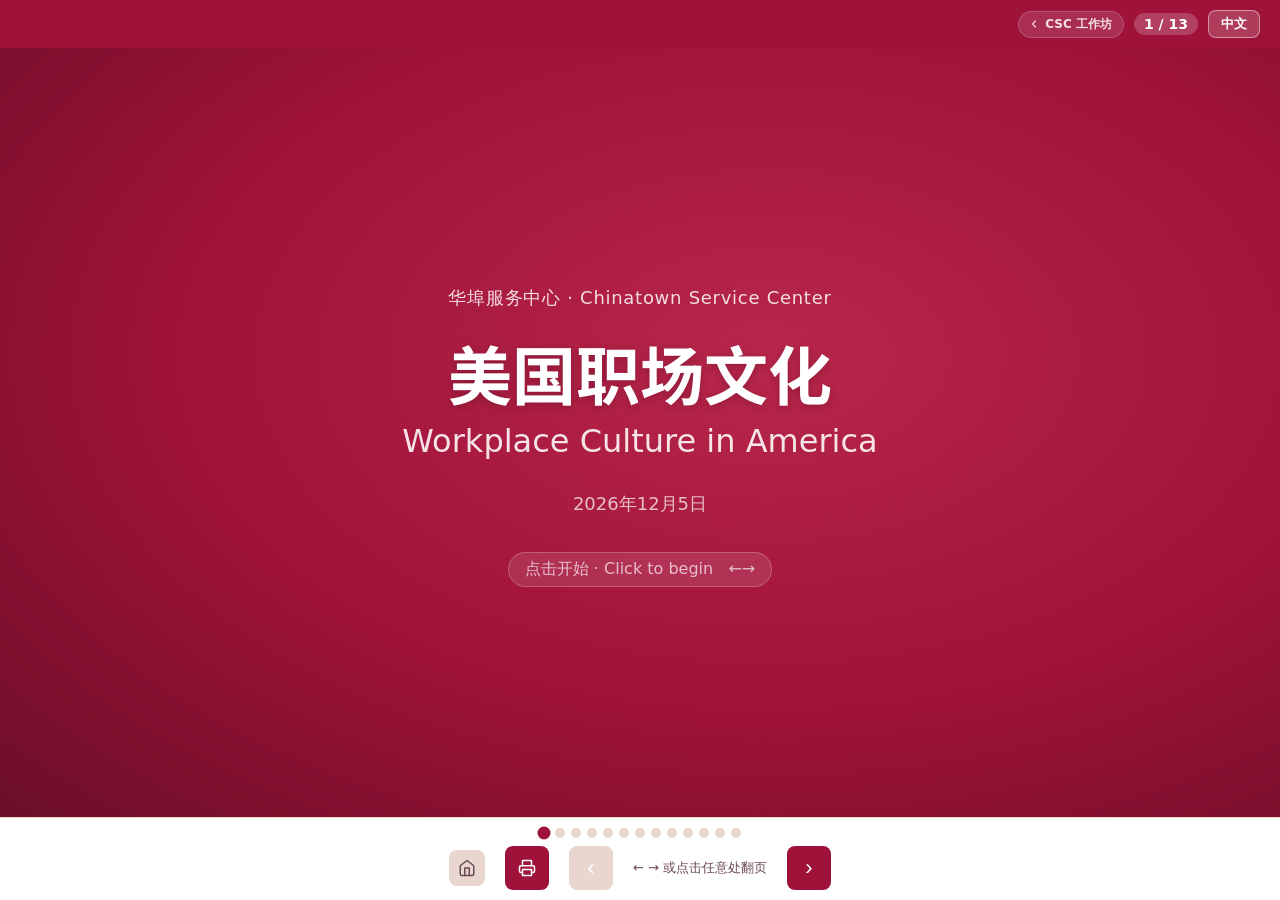
<file: index.html>
<!DOCTYPE html>
<html lang="zh-CN">
<head>
  <meta charset="UTF-8">
  <meta name="viewport" content="width=device-width, initial-scale=1.0">
  <title>美国职场文化工作坊 · Workplace Culture in America Workshop</title>
  <meta name="description" content="Bilingual workshop on American workplace culture for new Chinese immigrants in Los Angeles — Chinatown Service Center.">
  <link rel="canonical" href="https://workplace-culture-workshop.pages.dev/">
  <meta property="og:title" content="美国职场文化工作坊 · Workplace Culture in America">
  <meta property="og:description" content="Workplace expectations, relationships, and communication — for new immigrants in LA.">
  <meta property="og:type" content="website">
  <meta property="og:url" content="https://workplace-culture-workshop.pages.dev/">
  <meta property="og:image" content="https://workplace-culture-workshop.pages.dev/og.png">
  <meta property="og:image:width" content="1200">
  <meta property="og:image:height" content="630">
  <meta property="og:image:alt" content="美国职场文化工作坊 · Workplace Culture in America — Chinatown Service Center">
  <meta property="og:locale" content="zh_CN">
  <meta property="og:locale:alternate" content="en_US">
  <meta name="twitter:card" content="summary_large_image">
  <meta name="twitter:image" content="https://workplace-culture-workshop.pages.dev/og.png">
  <meta name="twitter:image:alt" content="美国职场文化工作坊 · Workplace Culture in America — Chinatown Service Center">
  <meta name="twitter:title" content="美国职场文化工作坊 · Workplace Culture in America">
  <meta name="twitter:description" content="Workplace expectations, relationships, and communication — for new immigrants in LA.">
  <meta name="theme-color" content="#9f1239">
  <link rel="icon" href="data:image/svg+xml,<svg xmlns='http://www.w3.org/2000/svg' viewBox='0 0 100 100'><text y='.9em' font-size='90'>🏢</text></svg>">
  <link rel="apple-touch-icon" href="/apple-touch-icon.png">
  <link rel="preconnect" href="https://fonts.googleapis.com">
  <link rel="preconnect" href="https://fonts.gstatic.com" crossorigin>
  <link rel="dns-prefetch" href="https://fonts.googleapis.com">
  <link rel="stylesheet" href="https://fonts.googleapis.com/css2?family=Noto+Sans+SC:wght@400;500;700&display=swap">
  <link rel="stylesheet" href="styles.css">
</head>
<body class="zh">
<a class="skip-to-main" href="#slidesArea">跳至主内容 · Skip to main content</a>
<noscript><p class="noscript-msg">此演示需要启用 JavaScript · This presentation requires JavaScript.</p></noscript>

<!-- ── Header ──────────────────────────────────────────── -->
<header class="slide-header">
  <span class="section-label" id="sectionLabel"></span>
  <div class="header-right">
      <a href="https://csc-workshops.pages.dev" class="hub-back-chip" aria-label="Back to CSC workshops hub · 返回 CSC 工作坊总站">
        <svg width="12" height="12" viewBox="0 0 24 24" fill="none" stroke="currentColor" stroke-width="2.5" stroke-linecap="round" stroke-linejoin="round" aria-hidden="true"><polyline points="15 18 9 12 15 6"></polyline></svg>
        <span class="zh">CSC 工作坊</span>
        <span class="en">CSC Workshops</span>
      </a>
    <span class="slide-counter" id="slideCounter" aria-live="polite" aria-atomic="true">1 / 13</span>
    <button class="lang-toggle" id="langToggle" data-action="toggle-lang" aria-label="切换语言 · Toggle language">中文</button>
  </div>
</header>

<!-- ── Slides ──────────────────────────────────────────── -->
<main class="slides-area" id="slidesArea" aria-label="Workshop slides" role="main">

  <!-- ── Slide 1: Title ────────────────────────────────── -->
  <section class="slide slide-centered title-slide active" id="slide-1">
    <div class="slide-inner">
      <div class="csc-name">华埠服务中心 · Chinatown Service Center</div>
      <h1 class="main-title">美国职场文化</h1>
      <div class="main-subtitle">Workplace Culture in America</div>
      <div class="date-line" id="dateLine"></div>
      <span class="start-hint">点击开始 · Click to begin &nbsp; ←→</span>
    </div>
  </section>

  <!-- ── Slide 2: Agenda ───────────────────────────────── -->
  <section class="slide slide-centered" id="slide-2">
    <div class="slide-inner">
      <div class="topic-badge">今天学什么 · Today's Agenda</div>
      <h2 class="zh-headline">
        <span class="zh">三大主题</span>
        <span class="en">Three Key Topics</span>
      </h2>
      <div class="en-subtitle">
        <span class="zh">期望 · 关系 · 沟通</span>
        <span class="en">Expectations · Relationships · Communication</span>
      </div>
      <div class="agenda-grid">
        <div class="agenda-card">
          <svg class="agenda-icon" aria-hidden="true" xmlns="http://www.w3.org/2000/svg" width="40" height="40" viewBox="0 0 24 24" fill="none" stroke="currentColor" stroke-width="1.5" stroke-linecap="round" stroke-linejoin="round"><circle cx="12" cy="12" r="10"/><polyline points="12 6 12 12 16 14"/></svg>
          <div class="agenda-num">①</div>
          <div class="agenda-zh">
            <span class="zh">职场期望</span>
            <span class="en">Expectations</span>
          </div>
          <div class="agenda-en">
            <span class="zh">守时 · 着装 · 主动</span>
            <span class="en">Punctuality · Dress · Initiative</span>
          </div>
        </div>
        <div class="agenda-card">
          <svg class="agenda-icon" aria-hidden="true" xmlns="http://www.w3.org/2000/svg" width="40" height="40" viewBox="0 0 24 24" fill="none" stroke="currentColor" stroke-width="1.5" stroke-linecap="round" stroke-linejoin="round"><path d="M16 21v-2a4 4 0 0 0-4-4H6a4 4 0 0 0-4 4v2"/><circle cx="9" cy="7" r="4"/><path d="M22 21v-2a4 4 0 0 0-3-3.87"/><path d="M16 3.13a4 4 0 0 1 0 7.75"/></svg>
          <div class="agenda-num">②</div>
          <div class="agenda-zh">
            <span class="zh">职场关系</span>
            <span class="en">Relationships</span>
          </div>
          <div class="agenda-en">
            <span class="zh">老板 · 同事 · 界限</span>
            <span class="en">Boss · Coworkers · Boundaries</span>
          </div>
        </div>
        <div class="agenda-card">
          <svg class="agenda-icon" aria-hidden="true" xmlns="http://www.w3.org/2000/svg" width="40" height="40" viewBox="0 0 24 24" fill="none" stroke="currentColor" stroke-width="1.5" stroke-linecap="round" stroke-linejoin="round"><path d="M21 15a2 2 0 0 1-2 2H7l-4 4V5a2 2 0 0 1 2-2h14a2 2 0 0 1 2 2z"/></svg>
          <div class="agenda-num">③</div>
          <div class="agenda-zh">
            <span class="zh">职场沟通</span>
            <span class="en">Communication</span>
          </div>
          <div class="agenda-en">
            <span class="zh">说不 · 求助 · 社交</span>
            <span class="en">Say No · Ask · Social Media</span>
          </div>
        </div>
      </div>
    </div>
  </section>

  <!-- ── Slide 3: Punctuality ──────────────────────────── -->
  <section class="slide" id="slide-3">
    <div class="slide-inner">
      <div class="topic-badge"><svg aria-hidden="true" xmlns="http://www.w3.org/2000/svg" width="16" height="16" viewBox="0 0 24 24" fill="none" stroke="currentColor" stroke-width="2" stroke-linecap="round" stroke-linejoin="round"><circle cx="12" cy="12" r="10"/><polyline points="12 6 12 12 16 14"/></svg> <span class="zh">职场期望 · 守时</span><span class="en">Expectation · Punctuality</span></div>
      <h2 class="zh-headline">
        <span class="zh">守时不是讲价</span>
        <span class="en">Punctuality Is Non-Negotiable</span>
      </h2>
      <div class="en-subtitle">
        <span class="zh">"准时"在美国 = 提早 5 分钟</span>
        <span class="en">"On time" in America = 5 minutes early</span>
      </div>
      <div class="punctuality-row">
        <div class="punct-card good">
          <div class="punct-clock">8:55</div>
          <div class="punct-verdict-zh"><span class="zh">✓ 准时</span><span class="en">✓ On time</span></div>
          <div class="punct-verdict-en"><span class="zh">提早 5 分钟 — 最理想</span><span class="en">5 minutes early — ideal</span></div>
        </div>
        <div class="punct-card warn">
          <div class="punct-clock">9:00</div>
          <div class="punct-verdict-zh"><span class="zh">⚠ 刚好</span><span class="en">⚠ Just on time</span></div>
          <div class="punct-verdict-en"><span class="zh">勉强可以 — 已经太晚</span><span class="en">Barely okay — feels late</span></div>
        </div>
        <div class="punct-card bad">
          <div class="punct-clock">9:05</div>
          <div class="punct-verdict-zh"><span class="zh">✗ 迟到</span><span class="en">✗ Late</span></div>
          <div class="punct-verdict-en"><span class="zh">迟到一两次就可能被解雇</span><span class="en">A few times = you may be fired</span></div>
        </div>
      </div>
      <div class="punct-note">
        <div class="punct-note-zh"><span class="zh">💡 如果会迟到 — 立刻发短信或打电话给老板。诚实最重要。</span><span class="en">💡 If you'll be late — text or call your boss right away. Honesty matters most.</span></div>
        <div class="punct-note-en"><span class="zh">"I'm running late, I will be there at 9:15." — 这一句话比沉默好得多。</span><span class="en">"I'm running late, I will be there at 9:15." — One sentence is much better than silence.</span></div>
      </div>
    </div>
  </section>

  <!-- ── Slide 4: Dress Code ───────────────────────────── -->
  <section class="slide" id="slide-4">
    <div class="slide-inner">
      <div class="topic-badge"><svg aria-hidden="true" xmlns="http://www.w3.org/2000/svg" width="16" height="16" viewBox="0 0 24 24" fill="none" stroke="currentColor" stroke-width="2" stroke-linecap="round" stroke-linejoin="round"><path d="M20.38 3.46 16 2a4 4 0 0 1-8 0L3.62 3.46a2 2 0 0 0-1.34 2.23l.58 3.47a1 1 0 0 0 .99.84H6v10c0 1.1.9 2 2 2h8a2 2 0 0 0 2-2V10h2.15a1 1 0 0 0 .99-.84l.58-3.47a2 2 0 0 0-1.34-2.23z"/></svg> <span class="zh">职场期望 · 着装</span><span class="en">Expectation · Dress Code</span></div>
      <h2 class="zh-headline">
        <span class="zh">三种常见着装</span>
        <span class="en">Three Common Dress Codes</span>
      </h2>
      <div class="en-subtitle">
        <span class="zh">入职前问清楚 — "What's the dress code?"</span>
        <span class="en">Ask before your first day — "What's the dress code?"</span>
      </div>
      <div class="dress-code-grid">
        <div class="dress-code-card">
          <svg class="dress-icon" aria-hidden="true" xmlns="http://www.w3.org/2000/svg" width="44" height="44" viewBox="0 0 24 24" fill="none" stroke="currentColor" stroke-width="1.5" stroke-linecap="round" stroke-linejoin="round"><path d="M20.38 3.46 16 2a4 4 0 0 1-8 0L3.62 3.46a2 2 0 0 0-1.34 2.23l.58 3.47a1 1 0 0 0 .99.84H6v10c0 1.1.9 2 2 2h8a2 2 0 0 0 2-2V10h2.15a1 1 0 0 0 .99-.84l.58-3.47a2 2 0 0 0-1.34-2.23z"/></svg>
          <div class="dress-title-zh"><span class="zh">商务休闲</span><span class="en">Business Casual</span></div>
          <div class="dress-title-en"><span class="zh">Business Casual</span><span class="en">商务休闲</span></div>
          <div class="dress-examples-zh">
            <span class="zh">衬衫 · 长裤 · 整洁皮鞋</span>
            <span class="en">Shirt · Slacks · Clean shoes</span>
          </div>
          <div class="dress-examples-en"><span class="zh">办公室 · 银行 · 接待</span><span class="en">Offices · Banks · Front desk</span></div>
        </div>
        <div class="dress-code-card">
          <svg class="dress-icon" aria-hidden="true" xmlns="http://www.w3.org/2000/svg" width="44" height="44" viewBox="0 0 24 24" fill="none" stroke="currentColor" stroke-width="1.5" stroke-linecap="round" stroke-linejoin="round"><path d="M3 6h18M3 12h18M3 18h18"/></svg>
          <div class="dress-title-zh"><span class="zh">休闲</span><span class="en">Casual</span></div>
          <div class="dress-title-en"><span class="zh">Casual</span><span class="en">休闲</span></div>
          <div class="dress-examples-zh">
            <span class="zh">干净 T 恤 · 牛仔裤 · 运动鞋</span>
            <span class="en">Clean T-shirt · Jeans · Sneakers</span>
          </div>
          <div class="dress-examples-en"><span class="zh">仓库 · 工厂 · 厨房后厨</span><span class="en">Warehouse · Factory · Back-of-house</span></div>
        </div>
        <div class="dress-code-card">
          <svg class="dress-icon" aria-hidden="true" xmlns="http://www.w3.org/2000/svg" width="44" height="44" viewBox="0 0 24 24" fill="none" stroke="currentColor" stroke-width="1.5" stroke-linecap="round" stroke-linejoin="round"><path d="M16 21v-2a4 4 0 0 0-4-4H6a4 4 0 0 0-4 4v2"/><circle cx="9" cy="7" r="4"/><polyline points="16 11 18 13 22 9"/></svg>
          <div class="dress-title-zh"><span class="zh">制服</span><span class="en">Uniform</span></div>
          <div class="dress-title-en"><span class="zh">Uniform</span><span class="en">制服</span></div>
          <div class="dress-examples-zh">
            <span class="zh">公司提供 · 必须穿戴整齐</span>
            <span class="en">Provided · Wear it neatly</span>
          </div>
          <div class="dress-examples-en"><span class="zh">餐厅 · 护理 · 零售 · 安保</span><span class="en">Restaurants · Care · Retail · Security</span></div>
        </div>
      </div>
    </div>
  </section>

  <!-- ── Slide 5: Activity — What Would You Do? ────────── -->
  <section class="slide activity-slide slide-centered" id="slide-5" data-phase="question">
    <div class="slide-inner">
      <div class="topic-badge"><svg aria-hidden="true" xmlns="http://www.w3.org/2000/svg" width="16" height="16" viewBox="0 0 24 24" fill="none" stroke="currentColor" stroke-width="2" stroke-linecap="round" stroke-linejoin="round"><circle cx="12" cy="12" r="10"/><circle cx="12" cy="12" r="6"/><circle cx="12" cy="12" r="2"/></svg> <span class="zh">练一练 · 情境讨论</span><span class="en">Activity · What Would You Do?</span></div>
      <h2 class="zh-headline">
        <span class="zh">你会怎么做？</span>
        <span class="en">What Would You Do?</span>
      </h2>
      <div class="en-subtitle">
        <span class="zh">读情境 · 选答案 · 一起讨论</span>
        <span class="en">Read · Choose · Discuss</span>
      </div>

      <div class="scenario-card">
        <div class="scenario-label"><span class="zh">情境 · Scenario</span><span class="en">Scenario</span></div>
        <div class="scenario-text-zh">
          <span class="zh">老板请你今晚加班两小时，但你已经答应接孩子放学。</span>
          <span class="en">Your boss asks you to work two extra hours tonight, but you already promised to pick up your child after school.</span>
        </div>
        <div class="scenario-text-en">
          <span class="zh">Your boss asks you to work two extra hours tonight, but you already promised to pick up your child after school.</span>
          <span class="en">老板请你今晚加班两小时，但你已经答应接孩子放学。</span>
        </div>
      </div>

      <ul class="choice-list" id="choice-list-5">
        <li id="choice-A">
          <div class="choice-letter">A</div>
          <div>
            <div class="choice-text-zh"><span class="zh">什么都不说 — 默默留下加班，孩子让别人接。</span><span class="en">Say nothing — silently stay late, let someone else get your kid.</span></div>
            <div class="choice-text-en"><span class="zh">沉默接受</span><span class="en">Silent acceptance</span></div>
          </div>
        </li>
        <li id="choice-B">
          <div class="choice-letter">B</div>
          <div>
            <div class="choice-text-zh"><span class="zh">直接说"我不能"，转身走开。</span><span class="en">Just say "I can't" and walk away.</span></div>
            <div class="choice-text-en"><span class="zh">直接拒绝</span><span class="en">Flat refusal</span></div>
          </div>
        </li>
        <li id="choice-C">
          <div class="choice-letter">C</div>
          <div>
            <div class="choice-text-zh"><span class="zh">礼貌解释原因，提出明天补加班。</span><span class="en">Politely explain why, and offer to stay late tomorrow instead.</span></div>
            <div class="choice-text-en"><span class="zh">说明 + 提出替代方案</span><span class="en">Explain + offer alternative</span></div>
          </div>
        </li>
      </ul>

      <div class="activity-answer" id="activity-answer-5">
        <div class="activity-answer-label"><span class="zh">✓ 最佳答案</span><span class="en">✓ Best Answer</span></div>
        <div class="activity-answer-zh">
          <span class="zh">C — 礼貌说明 + 提出替代方案</span>
          <span class="en">C — Polite explanation + alternative offer</span>
        </div>
        <div class="activity-answer-en">
          <span class="zh">"Tonight I need to pick up my child. Could I stay late tomorrow instead?" — 美国老板尊重直接但礼貌的沟通。沉默会让老板以为你同意；硬拒绝又会失礼。</span>
          <span class="en">"Tonight I need to pick up my child. Could I stay late tomorrow instead?" — American bosses respect direct but polite communication. Silence implies yes; flat refusal feels rude.</span>
        </div>
      </div>

      <button class="reveal-btn" id="reveal-btn-5" data-action="reveal-activity">
        <span class="zh">揭晓答案 · Reveal Answer</span>
        <span class="en">Reveal Answer</span>
      </button>
    </div>
  </section>

  <!-- ── Slide 6: Relationships at Work ────────────────── -->
  <section class="slide" id="slide-6">
    <div class="slide-inner">
      <div class="topic-badge"><svg aria-hidden="true" xmlns="http://www.w3.org/2000/svg" width="16" height="16" viewBox="0 0 24 24" fill="none" stroke="currentColor" stroke-width="2" stroke-linecap="round" stroke-linejoin="round"><path d="M16 21v-2a4 4 0 0 0-4-4H6a4 4 0 0 0-4 4v2"/><circle cx="9" cy="7" r="4"/><path d="M22 21v-2a4 4 0 0 0-3-3.87"/><path d="M16 3.13a4 4 0 0 1 0 7.75"/></svg> <span class="zh">职场关系</span><span class="en">Relationships at Work</span></div>
      <h2 class="zh-headline">
        <span class="zh">和老板、同事相处</span>
        <span class="en">Working with Bosses & Coworkers</span>
      </h2>
      <div class="en-subtitle">
        <span class="zh">美国职场比较平等 — 但仍有界限</span>
        <span class="en">US workplaces are flatter — but still have boundaries</span>
      </div>
      <div class="bullet-cards">
        <div class="bullet-card">
          <div class="bullet-icon"><svg aria-hidden="true" xmlns="http://www.w3.org/2000/svg" width="28" height="28" viewBox="0 0 24 24" fill="none" stroke="currentColor" stroke-width="1.5" stroke-linecap="round" stroke-linejoin="round"><circle cx="12" cy="8" r="5"/><path d="M20 21a8 8 0 1 0-16 0"/></svg></div>
          <div>
            <div class="bullet-text-zh"><span class="zh">用名字称呼老板</span><span class="en">Call your boss by their first name</span></div>
            <div class="bullet-text-en"><span class="zh">在美国，老板让你叫"Mike"就直接叫 — 不必"老板""经理"。除非他们要求 Mr./Ms.</span><span class="en">If your boss says "Call me Mike," do it. No "Boss" or "Manager" titles unless they ask for Mr./Ms.</span></div>
          </div>
        </div>
        <div class="bullet-card bullet-card-accent">
          <div class="bullet-icon"><svg aria-hidden="true" xmlns="http://www.w3.org/2000/svg" width="28" height="28" viewBox="0 0 24 24" fill="none" stroke="currentColor" stroke-width="1.5" stroke-linecap="round" stroke-linejoin="round"><path d="M21 15a2 2 0 0 1-2 2H7l-4 4V5a2 2 0 0 1 2-2h14a2 2 0 0 1 2 2z"/></svg></div>
          <div>
            <div class="bullet-text-zh"><span class="zh">学一点"闲聊"</span><span class="en">Learn a little small talk</span></div>
            <div class="bullet-text-en"><span class="zh">"How was your weekend?" / "Nice weather today." — 不必聊深，但要回应。沉默会让人觉得你不友善。</span><span class="en">"How was your weekend?" / "Nice weather today." — Keep it light, but respond. Silence feels unfriendly.</span></div>
          </div>
        </div>
        <div class="bullet-card">
          <div class="bullet-icon"><svg aria-hidden="true" xmlns="http://www.w3.org/2000/svg" width="28" height="28" viewBox="0 0 24 24" fill="none" stroke="currentColor" stroke-width="1.5" stroke-linecap="round" stroke-linejoin="round"><rect width="18" height="18" x="3" y="3" rx="2"/><path d="M9 3v18M3 9h18"/></svg></div>
          <div>
            <div class="bullet-text-zh"><span class="zh">界限很重要</span><span class="en">Boundaries matter</span></div>
            <div class="bullet-text-en"><span class="zh">不要问同事的年龄、工资、婚姻状况、宗教、政治。不要送贵重礼物给老板。</span><span class="en">Don't ask coworkers about age, salary, marriage, religion, or politics. Don't give expensive gifts to your boss.</span></div>
          </div>
        </div>
      </div>
    </div>
  </section>

  <!-- ── Slide 7: Saying No & Asking for Help ──────────── -->
  <section class="slide" id="slide-7">
    <div class="slide-inner">
      <div class="topic-badge"><svg aria-hidden="true" xmlns="http://www.w3.org/2000/svg" width="16" height="16" viewBox="0 0 24 24" fill="none" stroke="currentColor" stroke-width="2" stroke-linecap="round" stroke-linejoin="round"><path d="M7.9 20A9 9 0 1 0 4 16.1L2 22Z"/></svg> <span class="zh">职场沟通</span><span class="en">Workplace Communication</span></div>
      <h2 class="zh-headline">
        <span class="zh">学会说"不"和"请帮忙"</span>
        <span class="en">Saying "No" & "Can You Help?"</span>
      </h2>
      <div class="en-subtitle">
        <span class="zh">在美国 — 这是专业，不是失礼</span>
        <span class="en">In America — this is professional, not rude</span>
      </div>
      <figure class="viz viz-vs" aria-hidden="true">
        <div class="vs-col vs-bad">
          <svg xmlns="http://www.w3.org/2000/svg" width="28" height="28" viewBox="0 0 24 24" fill="none" stroke="#b91c1c" stroke-width="2.5" stroke-linecap="round" stroke-linejoin="round"><circle cx="12" cy="12" r="10"></circle><line x1="15" y1="9" x2="9" y2="15"></line><line x1="9" y1="9" x2="15" y2="15"></line></svg>
          <div class="vs-quote-zh"><span class="zh">"不行。"</span><span class="en">"No."</span></div>
          <div class="vs-quote-en"><span class="zh">太短、太硬 — 听起来像不愿意配合</span><span class="en">Too short, too hard — sounds uncooperative</span></div>
        </div>
        <div class="vs-col vs-good">
          <svg xmlns="http://www.w3.org/2000/svg" width="28" height="28" viewBox="0 0 24 24" fill="none" stroke="#15803d" stroke-width="2.5" stroke-linecap="round" stroke-linejoin="round"><circle cx="12" cy="12" r="10"></circle><polyline points="9 12 11 14 16 9"></polyline></svg>
          <div class="vs-quote-zh"><span class="zh">"I'd like to help, but I have to leave at 5. Can I do it first thing tomorrow?"</span><span class="en">"I'd like to help, but I have to leave at 5. Can I do it first thing tomorrow?"</span></div>
          <div class="vs-quote-en"><span class="zh">先肯定 + 说原因 + 提替代 — 美国职场标准</span><span class="en">Acknowledge + reason + alternative — US workplace standard</span></div>
        </div>
      </figure>
      <div class="bullet-cards">
        <div class="bullet-card">
          <div class="bullet-icon"><svg aria-hidden="true" xmlns="http://www.w3.org/2000/svg" width="28" height="28" viewBox="0 0 24 24" fill="none" stroke="currentColor" stroke-width="1.5" stroke-linecap="round" stroke-linejoin="round"><circle cx="12" cy="12" r="10"/><path d="M9 12h6"/></svg></div>
          <div>
            <div class="bullet-text-zh"><span class="zh">工作太多 — 要开口说</span><span class="en">Too much work — speak up</span></div>
            <div class="bullet-text-en"><span class="zh">默默承受不是美德。如果做不完，老板希望你说出来 — 才能调整。</span><span class="en">Silent suffering is not a virtue. If you can't finish, your boss wants you to say so — so they can adjust.</span></div>
          </div>
        </div>
        <div class="bullet-card bullet-card-accent">
          <div class="bullet-icon"><svg aria-hidden="true" xmlns="http://www.w3.org/2000/svg" width="28" height="28" viewBox="0 0 24 24" fill="none" stroke="currentColor" stroke-width="1.5" stroke-linecap="round" stroke-linejoin="round"><circle cx="12" cy="12" r="10"/><path d="M9.09 9a3 3 0 0 1 5.83 1c0 2-3 3-3 3"/><path d="M12 17h.01"/></svg></div>
          <div>
            <div class="bullet-text-zh"><span class="zh">不懂就问</span><span class="en">If you don't understand — ask</span></div>
            <div class="bullet-text-en"><span class="zh">"Can you show me how?" / "I'm not sure — could you explain again?" 比假装明白后做错了好得多。</span><span class="en">"Can you show me how?" / "I'm not sure — could you explain again?" Much better than pretending and getting it wrong.</span></div>
          </div>
        </div>
        <div class="bullet-card">
          <div class="bullet-icon"><svg aria-hidden="true" xmlns="http://www.w3.org/2000/svg" width="28" height="28" viewBox="0 0 24 24" fill="none" stroke="currentColor" stroke-width="1.5" stroke-linecap="round" stroke-linejoin="round"><path d="M20 6 9 17l-5-5"/></svg></div>
          <div>
            <div class="bullet-text-zh"><span class="zh">客气拒绝有公式</span><span class="en">A polite "no" has a formula</span></div>
            <div class="bullet-text-en"><span class="zh">先肯定 + 说原因 + 提出替代。例："I'd like to help, but I have to leave at 5. Can I do it first thing tomorrow?"</span><span class="en">Acknowledge + reason + alternative. e.g. "I'd like to help, but I have to leave at 5. Can I do it first thing tomorrow?"</span></div>
          </div>
        </div>
      </div>
      <div class="script-block">
        <div class="script-label"><span class="zh">常用句</span><span class="en">Phrases to Practice</span></div>
        <div class="script-quote-en">"Could you help me with this?" &nbsp;·&nbsp; "I don't think I can finish that today — what should I do first?"</div>
        <div class="script-quote-zh"><span class="zh">你可以帮我一下吗？ · 今天我做不完，先做哪一件？</span><span class="en">Can you help me with this? · I can't finish today — which should I do first?</span></div>
      </div>
    </div>
  </section>

  <!-- ── Slide 8: Taking Initiative ────────────────────── -->
  <section class="slide" id="slide-8">
    <div class="slide-inner">
      <div class="topic-badge"><svg aria-hidden="true" xmlns="http://www.w3.org/2000/svg" width="16" height="16" viewBox="0 0 24 24" fill="none" stroke="currentColor" stroke-width="2" stroke-linecap="round" stroke-linejoin="round"><polygon points="13 2 3 14 12 14 11 22 21 10 12 10 13 2"/></svg> <span class="zh">职场期望</span><span class="en">Workplace Expectation</span></div>
      <h2 class="zh-headline">
        <span class="zh">主动一点 — 雇主会注意到</span>
        <span class="en">Take Initiative — Employers Notice</span>
      </h2>
      <div class="en-subtitle">
        <span class="zh">不需要等被吩咐 — 主动让你与众不同</span>
        <span class="en">Don't wait to be told — initiative sets you apart</span>
      </div>
      <div class="bullet-cards">
        <div class="bullet-card">
          <div class="bullet-icon"><svg aria-hidden="true" xmlns="http://www.w3.org/2000/svg" width="28" height="28" viewBox="0 0 24 24" fill="none" stroke="currentColor" stroke-width="1.5" stroke-linecap="round" stroke-linejoin="round"><circle cx="11" cy="11" r="8"/><path d="m21 21-4.3-4.3"/></svg></div>
          <div>
            <div class="bullet-text-zh"><span class="zh">完工后问"还要做什么？"</span><span class="en">When done, ask "What's next?"</span></div>
            <div class="bullet-text-en"><span class="zh">"Is there anything else I can help with?" — 等被吩咐的人不会被提升。</span><span class="en">"Is there anything else I can help with?" — People who wait to be told are not promoted.</span></div>
          </div>
        </div>
        <div class="bullet-card bullet-card-accent">
          <div class="bullet-icon"><svg aria-hidden="true" xmlns="http://www.w3.org/2000/svg" width="28" height="28" viewBox="0 0 24 24" fill="none" stroke="currentColor" stroke-width="1.5" stroke-linecap="round" stroke-linejoin="round"><path d="M12 20h9"/><path d="M16.5 3.5a2.12 2.12 0 0 1 3 3L7 19l-4 1 1-4Z"/></svg></div>
          <div>
            <div class="bullet-text-zh"><span class="zh">提建议没问题</span><span class="en">Suggestions are welcome</span></div>
            <div class="bullet-text-en"><span class="zh">看到可以改进的地方 — 礼貌提出。"I noticed... maybe we could try..."</span><span class="en">If you see a better way — politely suggest it. "I noticed... maybe we could try..."</span></div>
          </div>
        </div>
        <div class="bullet-card">
          <div class="bullet-icon"><svg aria-hidden="true" xmlns="http://www.w3.org/2000/svg" width="28" height="28" viewBox="0 0 24 24" fill="none" stroke="currentColor" stroke-width="1.5" stroke-linecap="round" stroke-linejoin="round"><path d="M2 3h6a4 4 0 0 1 4 4v14a3 3 0 0 0-3-3H2z"/><path d="M22 3h-6a4 4 0 0 0-4 4v14a3 3 0 0 1 3-3h7z"/></svg></div>
          <div>
            <div class="bullet-text-zh"><span class="zh">学新技能 — 自己开始</span><span class="en">Learn new skills on your own</span></div>
            <div class="bullet-text-en"><span class="zh">YouTube、免费课程、看同事工作 — 主动学习的人最快升职加薪。</span><span class="en">YouTube, free classes, watching coworkers — proactive learners get promoted and raised fastest.</span></div>
          </div>
        </div>
      </div>
    </div>
  </section>

  <!-- ── Slide 9: Social Media & Work ──────────────────── -->
  <section class="slide" id="slide-9">
    <div class="slide-inner">
      <div class="topic-badge"><svg aria-hidden="true" xmlns="http://www.w3.org/2000/svg" width="16" height="16" viewBox="0 0 24 24" fill="none" stroke="currentColor" stroke-width="2" stroke-linecap="round" stroke-linejoin="round"><rect width="20" height="14" x="2" y="3" rx="2"/><line x1="8" x2="16" y1="21" y2="21"/><line x1="12" x2="12" y1="17" y2="21"/></svg> <span class="zh">社交媒体</span><span class="en">Social Media</span></div>
      <h2 class="zh-headline">
        <span class="zh">社交媒体 — 不要发什么</span>
        <span class="en">Social Media — What NOT to Post</span>
      </h2>
      <div class="en-subtitle">
        <span class="zh">老板会查 微信 · 抖音 · Facebook · Instagram</span>
        <span class="en">Bosses do check WeChat · TikTok · Facebook · Instagram</span>
      </div>
      <div class="icon-grid">
        <div class="icon-card">
          <svg class="icon-emoji" aria-hidden="true" xmlns="http://www.w3.org/2000/svg" width="36" height="36" viewBox="0 0 24 24" fill="none" stroke="currentColor" stroke-width="1.5" stroke-linecap="round" stroke-linejoin="round"><circle cx="12" cy="12" r="10"/><line x1="12" x2="12" y1="8" y2="12"/><line x1="12" x2="12.01" y1="16" y2="16"/></svg>
          <div>
            <div class="icon-text-zh"><span class="zh">不要骂老板、同事、公司</span><span class="en">Don't trash your boss, coworkers, or company</span></div>
            <div class="icon-text-en"><span class="zh">就算是中文，老板也可能看到（同事会转发）</span><span class="en">Even in Chinese — coworkers translate and forward</span></div>
          </div>
        </div>
        <div class="icon-card">
          <svg class="icon-emoji" aria-hidden="true" xmlns="http://www.w3.org/2000/svg" width="36" height="36" viewBox="0 0 24 24" fill="none" stroke="currentColor" stroke-width="1.5" stroke-linecap="round" stroke-linejoin="round"><circle cx="12" cy="12" r="10"/><path d="m4.93 4.93 14.14 14.14"/></svg>
          <div>
            <div class="icon-text-zh"><span class="zh">病假当天 — 不发派对照片</span><span class="en">No party photos when out sick</span></div>
            <div class="icon-text-en"><span class="zh">请假休息 = 在家。在外玩 + 发图 = 被解雇的最快方法</span><span class="en">Sick day = stay home. Out with party photos = quickest way to get fired</span></div>
          </div>
        </div>
        <div class="icon-card">
          <svg class="icon-emoji" aria-hidden="true" xmlns="http://www.w3.org/2000/svg" width="36" height="36" viewBox="0 0 24 24" fill="none" stroke="currentColor" stroke-width="1.5" stroke-linecap="round" stroke-linejoin="round"><rect width="18" height="11" x="3" y="11" rx="2" ry="2"/><path d="M7 11V7a5 5 0 0 1 10 0v4"/></svg>
          <div>
            <div class="icon-text-zh"><span class="zh">不要发公司机密</span><span class="en">No company secrets</span></div>
            <div class="icon-text-en"><span class="zh">客户名单、内部照片、工资单 — 这些会让你立刻丢掉工作</span><span class="en">Customer lists, inside photos, payroll — these get you fired immediately</span></div>
          </div>
        </div>
        <div class="icon-card">
          <svg class="icon-emoji" aria-hidden="true" xmlns="http://www.w3.org/2000/svg" width="36" height="36" viewBox="0 0 24 24" fill="none" stroke="currentColor" stroke-width="1.5" stroke-linecap="round" stroke-linejoin="round"><path d="M20 6 9 17l-5-5"/></svg>
          <div>
            <div class="icon-text-zh"><span class="zh">公开的内容 = 简历的一部分</span><span class="en">Public posts = part of your resume</span></div>
            <div class="icon-text-en"><span class="zh">发图前问：如果老板看到，会怎么想？</span><span class="en">Before you post — ask: if my boss saw this, what would they think?</span></div>
          </div>
        </div>
      </div>
    </div>
  </section>

  <!-- ── Slide 10: True/False Quiz (multi-phase) ──────── -->
  <section class="slide activity-slide slide-centered" id="slide-10" data-phase="question">
    <div class="slide-inner">
      <div class="topic-badge"><svg aria-hidden="true" xmlns="http://www.w3.org/2000/svg" width="16" height="16" viewBox="0 0 24 24" fill="none" stroke="currentColor" stroke-width="2" stroke-linecap="round" stroke-linejoin="round"><circle cx="12" cy="12" r="10"/><path d="M9.09 9a3 3 0 0 1 5.83 1c0 2-3 3-3 3"/><path d="M12 17h.01"/></svg> <span class="zh">互动测验</span><span class="en">Quiz</span></div>
      <h2 class="zh-headline">
        <span class="zh">对还是错？</span>
        <span class="en">True or False?</span>
      </h2>
      <div class="en-subtitle">
        <span class="zh">两道题 — 举手投票</span>
        <span class="en">Two questions — raise your hand to vote</span>
      </div>

      <!-- Q1 -->
      <div class="quiz-question">
        <div class="quiz-q-zh"><span class="zh">① 老板说"叫我 Mike"时，应该继续叫他"经理 Wang"才礼貌。</span><span class="en">① When your boss says "Call me Mike," you should still call him "Manager Wang" to be polite.</span></div>
        <div class="quiz-q-en"><span class="zh">When your boss says "Call me Mike," you should still call him "Manager Wang" to be polite.</span><span class="en">老板说"叫我 Mike"时，应该继续叫他"经理 Wang"才礼貌。</span></div>
      </div>
      <div class="vote-prompt"><span class="zh">🙋 举手 — 对 TRUE / 错 FALSE</span><span class="en">🙋 Raise your hand — TRUE / FALSE</span></div>

      <button class="reveal-btn" id="reveal-btn-q1" data-action="reveal-q1">
        <span class="zh">揭晓答案 1 · Reveal Answer</span>
        <span class="en">Reveal Answer 1</span>
      </button>

      <div class="answer-block" id="q1-answer">
        <div class="verdict-badge verdict-false">✗ FALSE — <span class="zh">错误</span><span class="en">False</span></div>
        <div class="answer-explanation-zh"><span class="zh">老板让你叫名字时 — 就叫名字。</span><span class="en">If your boss tells you to use their first name — do it.</span></div>
        <div class="answer-explanation-en"><span class="zh">在美国，称呼名字 = 接受邀请。继续用职称反而会让他觉得不自在或不友好。</span><span class="en">In America, using a first name when invited = accepting the invitation. Sticking to a title can make your boss uncomfortable.</span></div>
      </div>

      <!-- Q2 (hidden until Q1 revealed) -->
      <div class="q2-block" id="q2-block">
        <div class="quiz-question" style="margin-top:16px;">
          <div class="quiz-q-zh"><span class="zh">② 任务做完，应该等老板再分配工作，不应该主动开口。</span><span class="en">② After finishing a task, you should wait silently for your boss to assign more work.</span></div>
          <div class="quiz-q-en"><span class="zh">After finishing a task, you should wait silently for your boss to assign more work.</span><span class="en">任务做完，应该等老板再分配工作，不应该主动开口。</span></div>
        </div>
        <div class="vote-prompt"><span class="zh">🙋 举手 — 对 TRUE / 错 FALSE</span><span class="en">🙋 Raise your hand — TRUE / FALSE</span></div>

        <button class="reveal-btn" id="reveal-btn-q2" data-action="reveal-q2">
          <span class="zh">揭晓答案 2 · Reveal Answer</span>
          <span class="en">Reveal Answer 2</span>
        </button>

        <div class="answer-block" id="q2-answer">
          <div class="verdict-badge verdict-false">✗ FALSE — <span class="zh">错误</span><span class="en">False</span></div>
          <div class="answer-explanation-zh"><span class="zh">主动开口 — "What's next?" / "Anything I can help with?"</span><span class="en">Speak up — "What's next?" / "Anything I can help with?"</span></div>
          <div class="answer-explanation-en"><span class="zh">默默等待会让老板以为你不在做事。主动问 = 显示你认真、有责任感、想学。</span><span class="en">Waiting silently makes the boss think you're idle. Asking = shows you care, are responsible, and want to grow.</span></div>
        </div>
      </div>
    </div>
  </section>

  <!-- ── Slide 11: China vs US Workplace Comparison ─── -->
  <section class="slide" id="slide-11">
    <div class="slide-inner">
      <div class="topic-badge"><svg aria-hidden="true" xmlns="http://www.w3.org/2000/svg" width="16" height="16" viewBox="0 0 24 24" fill="none" stroke="currentColor" stroke-width="2" stroke-linecap="round" stroke-linejoin="round"><circle cx="12" cy="12" r="10"/><line x1="2" x2="22" y1="12" y2="12"/><path d="M12 2a15.3 15.3 0 0 1 4 10 15.3 15.3 0 0 1-4 10 15.3 15.3 0 0 1-4-10 15.3 15.3 0 0 1 4-10z"/></svg> <span class="zh">文化差异</span><span class="en">Cultural Differences</span></div>
      <h2 class="zh-headline">
        <span class="zh">中国 vs 美国职场</span>
        <span class="en">China vs US Workplace</span>
      </h2>
      <div class="en-subtitle">
        <span class="zh">两种文化没有好坏 — 但规则不一样</span>
        <span class="en">Neither culture is better — but the rules are different</span>
      </div>
      <div class="compare-wrap">
        <table class="compare-table">
          <thead>
            <tr>
              <th><span class="zh">主题</span><span class="en">Topic</span></th>
              <th>🇨🇳 <span class="zh">中国职场常见</span><span class="en">Common in China</span></th>
              <th>🇺🇸 <span class="zh">美国职场常见</span><span class="en">Common in US</span></th>
            </tr>
          </thead>
          <tbody>
            <tr>
              <td class="compare-topic"><span class="zh">称呼</span><span class="en">Titles</span></td>
              <td>
                <div class="compare-cell-zh"><span class="zh">用职称 — 经理王、老师李</span><span class="en">Titles — Manager Wang, Teacher Li</span></div>
                <div class="compare-cell-en"><span class="zh">表示尊重</span><span class="en">Shows respect</span></div>
              </td>
              <td>
                <div class="compare-cell-zh"><span class="zh">直呼其名 — Mike, Sarah</span><span class="en">First names — Mike, Sarah</span></div>
                <div class="compare-cell-en"><span class="zh">表示亲近、平等</span><span class="en">Shows closeness, equality</span></div>
              </td>
            </tr>
            <tr>
              <td class="compare-topic"><span class="zh">不同意时</span><span class="en">Disagreeing</span></td>
              <td>
                <div class="compare-cell-zh"><span class="zh">含蓄 — "可能..."、"我们再想想"</span><span class="en">Indirect — "maybe..." "let's think"</span></div>
                <div class="compare-cell-en"><span class="zh">给面子</span><span class="en">Saves face</span></div>
              </td>
              <td>
                <div class="compare-cell-zh"><span class="zh">直接但礼貌 — "I disagree because..."</span><span class="en">Direct but polite — "I disagree because..."</span></div>
                <div class="compare-cell-en"><span class="zh">沉默 = 同意</span><span class="en">Silence = agreement</span></div>
              </td>
            </tr>
            <tr>
              <td class="compare-topic"><span class="zh">加班</span><span class="en">Overtime</span></td>
              <td>
                <div class="compare-cell-zh"><span class="zh">常常 — 不算就算 (996)</span><span class="en">Frequent — often unpaid (996)</span></div>
                <div class="compare-cell-en"><span class="zh">表示忠心</span><span class="en">Shows loyalty</span></div>
              </td>
              <td>
                <div class="compare-cell-zh"><span class="zh">必须付加班费 (法律)</span><span class="en">Must be paid extra (by law)</span></div>
                <div class="compare-cell-en"><span class="zh">看效率，不看时间</span><span class="en">Output > hours</span></div>
              </td>
            </tr>
            <tr>
              <td class="compare-topic"><span class="zh">闲聊</span><span class="en">Small Talk</span></td>
              <td>
                <div class="compare-cell-zh"><span class="zh">可问年龄、婚姻、工资</span><span class="en">Asking age, marriage, salary is normal</span></div>
                <div class="compare-cell-en"><span class="zh">表示关心</span><span class="en">Shows care</span></div>
              </td>
              <td>
                <div class="compare-cell-zh"><span class="zh">禁忌话题 — 天气最安全</span><span class="en">Avoid those — weather is safest</span></div>
                <div class="compare-cell-en"><span class="zh">尊重隐私</span><span class="en">Privacy is respected</span></div>
              </td>
            </tr>
            <tr>
              <td class="compare-topic"><span class="zh">送礼</span><span class="en">Gifts</span></td>
              <td>
                <div class="compare-cell-zh"><span class="zh">节日送礼给老板很常见</span><span class="en">Gifts to boss common at holidays</span></div>
                <div class="compare-cell-en"><span class="zh">表示尊重</span><span class="en">Shows respect</span></div>
              </td>
              <td>
                <div class="compare-cell-zh"><span class="zh">不要送给老板 — 可能违反公司规定</span><span class="en">Don't gift your boss — may violate policy</span></div>
                <div class="compare-cell-en"><span class="zh">小卡片、小食物可以</span><span class="en">Card or small food is fine</span></div>
              </td>
            </tr>
          </tbody>
        </table>
      </div>
      <div class="compare-note">
        <span class="zh">💡 学会新规则不是放弃自己 — 是多一种工具。回家说中文，工作说美式英语。</span>
        <span class="en">💡 Learning new rules isn't losing yourself — it's adding a tool. Speak Chinese at home, American at work.</span>
      </div>
    </div>
  </section>

  <!-- ── Slide 12: CSC Services ────────────────────────── -->
  <section class="slide" id="slide-12">
    <div class="slide-inner">
      <div class="topic-badge"><svg aria-hidden="true" xmlns="http://www.w3.org/2000/svg" width="16" height="16" viewBox="0 0 24 24" fill="none" stroke="currentColor" stroke-width="2" stroke-linecap="round" stroke-linejoin="round"><path d="M6 22V4a2 2 0 0 1 2-2h8a2 2 0 0 1 2 2v18Z"/><path d="M6 12H4a2 2 0 0 0-2 2v6a2 2 0 0 0 2 2h2"/><path d="M18 9h2a2 2 0 0 1 2 2v9a2 2 0 0 1-2 2h-2"/><path d="M10 6h4M10 10h4M10 14h4M10 18h4"/></svg> <span class="zh">华埠服务中心</span><span class="en">Chinatown Service Center</span></div>
      <h2 class="zh-headline">
        <span class="zh">我们可以帮你</span>
        <span class="en">How We Can Help You</span>
      </h2>
      <div class="en-subtitle">
        <span class="zh">免费 · 双语 · 无需移民身份</span>
        <span class="en">Free · Bilingual · No immigration status required</span>
      </div>
      <div class="service-grid">
        <div class="service-card">
          <div class="service-icon"><svg aria-hidden="true" xmlns="http://www.w3.org/2000/svg" width="32" height="32" viewBox="0 0 24 24" fill="none" stroke="currentColor" stroke-width="1.5" stroke-linecap="round" stroke-linejoin="round"><path d="M21 15a2 2 0 0 1-2 2H7l-4 4V5a2 2 0 0 1 2-2h14a2 2 0 0 1 2 2z"/></svg></div>
          <div class="service-zh"><span class="zh">职场英语练习</span><span class="en">Workplace English</span></div>
          <div class="service-en"><span class="zh">Workplace English Practice</span><span class="en">职场英语练习</span></div>
        </div>
        <div class="service-card">
          <div class="service-icon"><svg aria-hidden="true" xmlns="http://www.w3.org/2000/svg" width="32" height="32" viewBox="0 0 24 24" fill="none" stroke="currentColor" stroke-width="1.5" stroke-linecap="round" stroke-linejoin="round"><path d="M16 21v-2a4 4 0 0 0-4-4H6a4 4 0 0 0-4 4v2"/><circle cx="9" cy="7" r="4"/></svg></div>
          <div class="service-zh"><span class="zh">职场辅导</span><span class="en">Workplace Coaching</span></div>
          <div class="service-en"><span class="zh">1-on-1 Workplace Coaching</span><span class="en">一对一职场辅导</span></div>
        </div>
        <div class="service-card">
          <div class="service-icon"><svg aria-hidden="true" xmlns="http://www.w3.org/2000/svg" width="32" height="32" viewBox="0 0 24 24" fill="none" stroke="currentColor" stroke-width="1.5" stroke-linecap="round" stroke-linejoin="round"><circle cx="12" cy="12" r="10"/><line x1="2" x2="22" y1="12" y2="12"/><path d="M12 2a15.3 15.3 0 0 1 4 10 15.3 15.3 0 0 1-4 10 15.3 15.3 0 0 1-4-10 15.3 15.3 0 0 1 4-10z"/></svg></div>
          <div class="service-zh"><span class="zh">文化适应</span><span class="en">Cultural Adjustment</span></div>
          <div class="service-en"><span class="zh">Cultural Adjustment Support</span><span class="en">文化适应支持</span></div>
        </div>
        <div class="service-card">
          <div class="service-icon"><svg aria-hidden="true" xmlns="http://www.w3.org/2000/svg" width="32" height="32" viewBox="0 0 24 24" fill="none" stroke="currentColor" stroke-width="1.5" stroke-linecap="round" stroke-linejoin="round"><path d="M2 3h6a4 4 0 0 1 4 4v14a3 3 0 0 0-3-3H2z"/><path d="M22 3h-6a4 4 0 0 0-4 4v14a3 3 0 0 1 3-3h7z"/></svg></div>
          <div class="service-zh"><span class="zh">英语课程</span><span class="en">ESL Classes</span></div>
          <div class="service-en"><span class="zh">English Classes (ESL)</span><span class="en">英语课程</span></div>
        </div>
        <div class="service-card">
          <div class="service-icon"><svg aria-hidden="true" xmlns="http://www.w3.org/2000/svg" width="32" height="32" viewBox="0 0 24 24" fill="none" stroke="currentColor" stroke-width="1.5" stroke-linecap="round" stroke-linejoin="round"><circle cx="12" cy="12" r="10"/><path d="M12 6v6l4 2"/></svg></div>
          <div class="service-zh"><span class="zh">劳工权益咨询</span><span class="en">Worker Rights Help</span></div>
          <div class="service-en"><span class="zh">Worker Rights Counseling</span><span class="en">劳工权益咨询</span></div>
        </div>
      </div>
      <div class="csc-cta">
        <div class="cta-zh"><span class="zh">欢迎来找我们！ · Come visit us!</span><span class="en">Come visit us! · 欢迎来找我们！</span></div>
        <div class="cta-en"><span class="zh">📞 213-808-1758 · cscla.org</span><span class="en">📞 213-808-1758 · cscla.org</span></div>
        <div class="cta-address"><span class="zh">767 N Hill St, Los Angeles CA 90012 · 免费服务，欢迎所有人</span><span class="en">767 N Hill St, Los Angeles CA 90012 · Free services for all</span></div>
      </div>
    </div>
  </section>

  <!-- ── Slide 13: Resources + QR ──────────────────────── -->
  <section class="slide" id="slide-13">
    <div class="slide-inner">
      <div class="topic-badge"><svg aria-hidden="true" xmlns="http://www.w3.org/2000/svg" width="16" height="16" viewBox="0 0 24 24" fill="none" stroke="currentColor" stroke-width="2" stroke-linecap="round" stroke-linejoin="round"><rect width="8" height="4" x="8" y="2" rx="1"/><path d="M16 4h2a2 2 0 0 1 2 2v14a2 2 0 0 1-2 2H6a2 2 0 0 1-2-2V6a2 2 0 0 1 2-2h2"/><path d="M9 14h6M9 10h6"/></svg> <span class="zh">资源 · Resources</span><span class="en">Resources</span></div>
      <h2 class="zh-headline">
        <span class="zh">更多资源</span>
        <span class="en">More Resources</span>
      </h2>
      <div class="en-subtitle">
        <span class="zh">扫码获取完整资源页面</span>
        <span class="en">Scan for the full resource page</span>
      </div>
      <div class="resource-cards">
        <div class="resource-card">
          <div class="resource-org"><span class="zh">华埠服务中心<br>Chinatown Service Center</span><span class="en">Chinatown Service Center<br>华埠服务中心</span></div>
          <div class="resource-phone">213-808-1758</div>
          <div class="resource-desc"><span class="zh">免费就业服务 · cscla.org</span><span class="en">Free employment services · cscla.org</span></div>
        </div>
        <div class="resource-card">
          <div class="resource-org"><span class="zh">劳工标准执行处<br>CA Labor Commissioner</span><span class="en">CA Labor Commissioner<br>加州劳工专员办公室</span></div>
          <div class="resource-phone">1-833-526-4636</div>
          <div class="resource-desc"><span class="zh">中文服务 · dir.ca.gov/dlse</span><span class="en">Chinese available · dir.ca.gov/dlse</span></div>
        </div>
        <div class="resource-card">
          <div class="resource-org"><span class="zh">联邦平等就业委员会<br>EEOC</span><span class="en">EEOC — Federal<br>联邦平等就业委员会</span></div>
          <div class="resource-phone">1-800-669-4000</div>
          <div class="resource-desc"><span class="zh">职场歧视 · eeoc.gov</span><span class="en">Workplace discrimination · eeoc.gov</span></div>
        </div>
      </div>
      <div class="qr-row">
        <div id="qr-container"></div>
        <div class="qr-info">
          <div class="qr-zh"><span class="zh">📱 扫描二维码</span><span class="en">📱 Scan the QR code</span></div>
          <div class="qr-en"><span class="zh">获取完整资源列表</span><span class="en">For the full resource list</span></div>
          <div class="qr-url"><a href="https://workplace-culture-workshop.pages.dev/resources" target="_blank" rel="noopener">workplace-culture-workshop.pages.dev/resources</a></div>
          <div style="font-size:13px;color:var(--text-sub);margin-top:4px;"><span class="zh">职场用语 · 实用句子 · 文化对比 · 本地资源</span><span class="en">Phrases · Scripts · Culture compare · Local resources</span></div>
        </div>
      </div>
      <div class="closing-msg">
        <span class="zh">感谢您的参与！祝您工作顺利！</span>
        <span class="en">Thank you — wishing you success in your new workplace!</span>
        <span class="en-part">
          <span class="zh">华埠服务中心 · Chinatown Service Center</span>
          <span class="en">Chinatown Service Center · cscla.org</span>
        </span>
      </div>
    </div>
  </section>

</main>

<!-- ── Footer ──────────────────────────────────────────── -->
<footer class="slide-footer">
  <div class="progress-dots" id="progressDots"></div>
  <div class="footer-nav">
    <button class="nav-btn nav-btn--home" id="homeBtn" data-action="home" aria-label="回到第一页 · Go to first slide"><svg xmlns="http://www.w3.org/2000/svg" width="18" height="18" viewBox="0 0 24 24" fill="none" stroke="currentColor" stroke-width="2" stroke-linecap="round" stroke-linejoin="round" aria-hidden="true"><path d="m3 9 9-7 9 7v11a2 2 0 0 1-2 2H5a2 2 0 0 1-2-2z"/><polyline points="9 22 9 12 15 12 15 22"/></svg></button>
    <button class="nav-btn" id="printBtn" data-action="print" aria-label="打印幻灯片 · Print slides" title="打印 · Print"><svg width="18" height="18" viewBox="0 0 24 24" fill="none" stroke="currentColor" stroke-width="2" stroke-linecap="round" stroke-linejoin="round" aria-hidden="true"><polyline points="6 9 6 2 18 2 18 9"/><path d="M6 18H4a2 2 0 0 1-2-2v-5a2 2 0 0 1 2-2h16a2 2 0 0 1 2 2v5a2 2 0 0 1-2 2h-2"/><rect x="6" y="14" width="12" height="8"/></svg></button>
    <button class="nav-btn" id="prevBtn" data-action="prev-slide" aria-label="上一页 · Previous slide">&#8249;</button>
    <div class="key-hint"><span class="zh">← → 或点击任意处翻页</span><span class="en">← → or click anywhere to advance</span></div>
    <button class="nav-btn" id="nextBtn" data-action="next-slide" aria-label="下一页 · Next slide">&#8250;</button>
  </div>
</footer>

<script src="qrcode.min.js"></script>
<script src="app.js"></script>
</body>
</html>
</file>
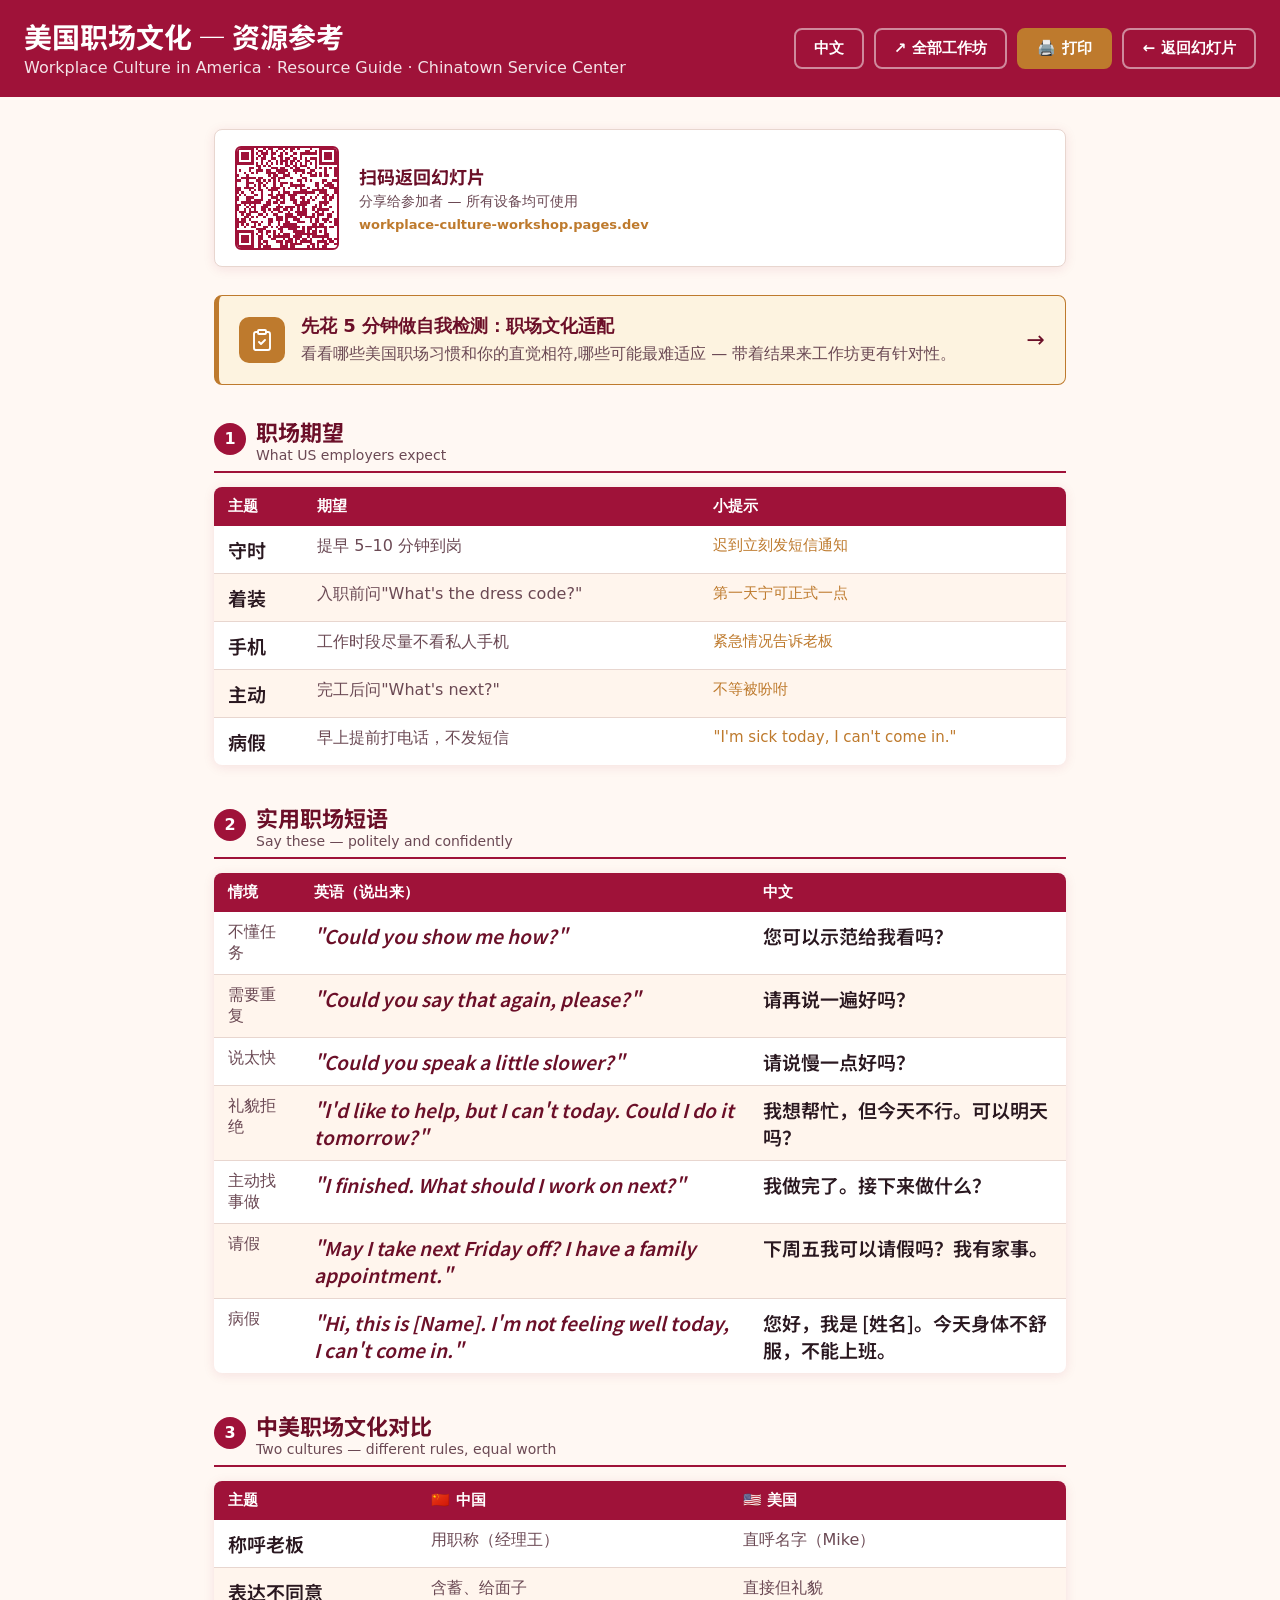
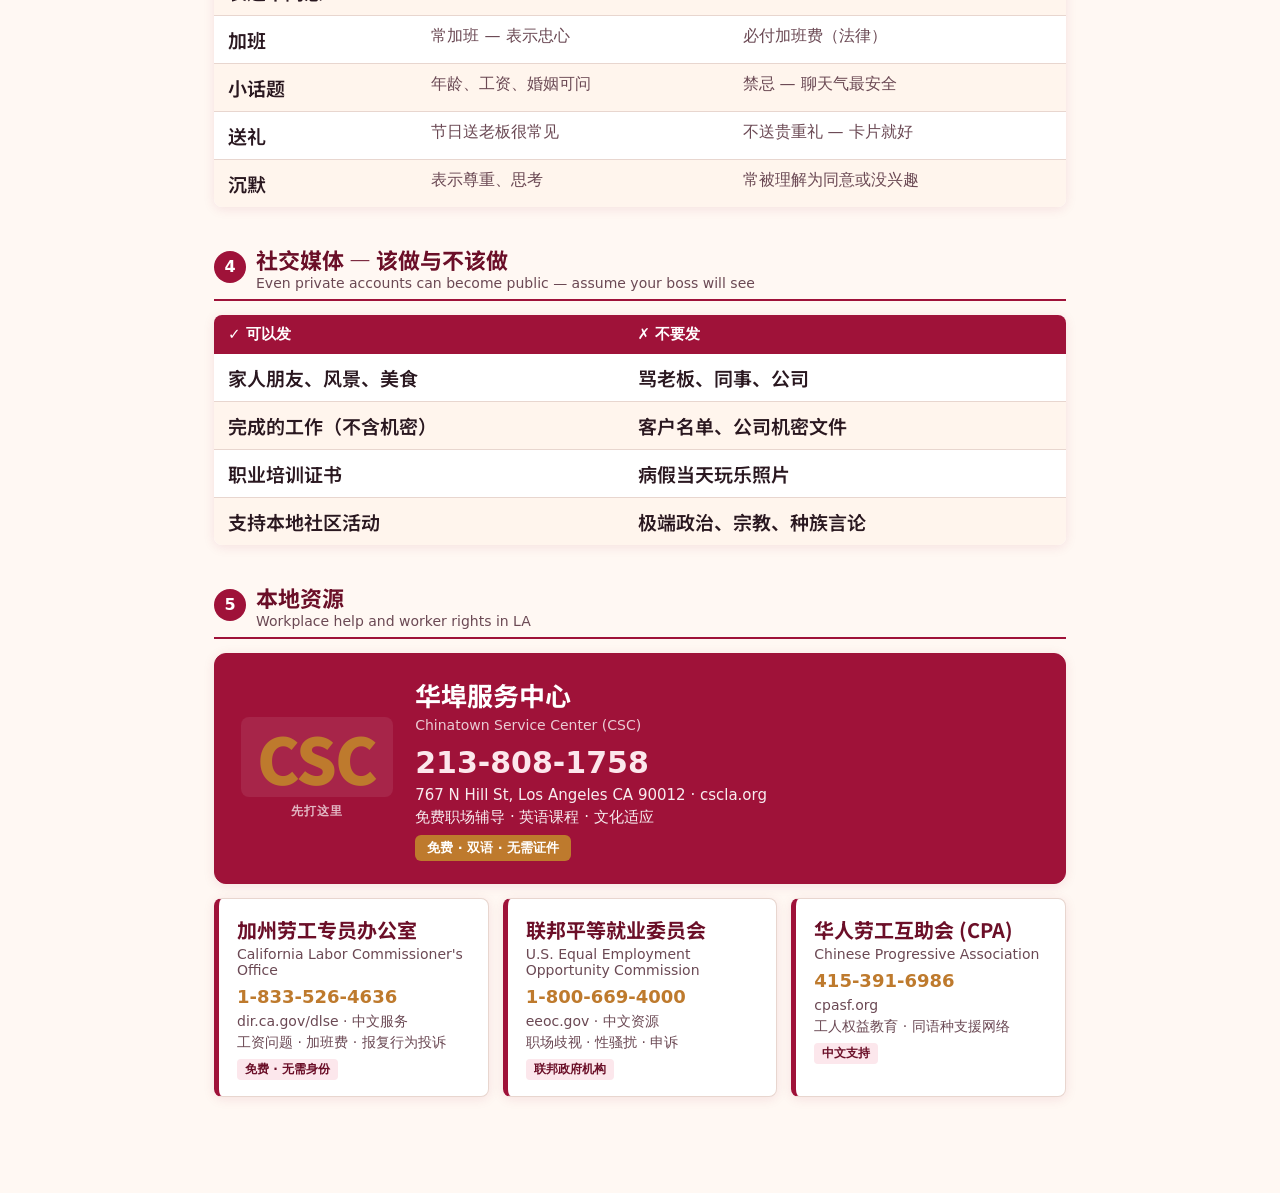
<file: resources.html>
<!DOCTYPE html>
<html lang="zh-CN">
<head>
  <meta charset="UTF-8">
  <meta name="viewport" content="width=device-width, initial-scale=1.0">
  <title>美国职场文化 · 资源参考 · Workplace Culture Resources — CSC</title>
  <meta name="description" content="Bilingual workplace culture reference guide for new Chinese immigrants in LA — Chinatown Service Center.">
  <link rel="canonical" href="https://workplace-culture-workshop.pages.dev/resources">
  <meta property="og:title" content="职场文化资源 · Workplace Culture Resources — Chinatown Service Center">
  <meta property="og:description" content="Bilingual workplace reference — phrases, scripts, culture compare, and local resources for new immigrants in LA.">
  <meta property="og:type" content="website">
  <meta property="og:url" content="https://workplace-culture-workshop.pages.dev/resources">
  <meta property="og:image" content="https://workplace-culture-workshop.pages.dev/og.png">
  <meta property="og:image:width" content="1200">
  <meta property="og:image:height" content="630">
  <meta property="og:image:alt" content="美国职场文化资源 · Workplace Culture Resources — Chinatown Service Center">
  <meta property="og:locale" content="zh_CN">
  <meta property="og:locale:alternate" content="en_US">
  <meta name="twitter:card" content="summary_large_image">
  <meta name="twitter:image" content="https://workplace-culture-workshop.pages.dev/og.png">
  <meta name="twitter:image:alt" content="美国职场文化资源 · Workplace Culture Resources — Chinatown Service Center">
  <meta name="twitter:title" content="职场文化资源 · Workplace Culture Resources — CSC">
  <meta name="twitter:description" content="Bilingual workplace reference — phrases, scripts, culture compare, and local resources for new immigrants in LA.">
  <meta name="theme-color" content="#9f1239">
  <link rel="icon" href="data:image/svg+xml,<svg xmlns='http://www.w3.org/2000/svg' viewBox='0 0 100 100'><text y='.9em' font-size='90'>🏢</text></svg>">
  <link rel="apple-touch-icon" href="/apple-touch-icon.png">
  <link rel="preconnect" href="https://fonts.googleapis.com">
  <link rel="preconnect" href="https://fonts.gstatic.com" crossorigin>
  <link rel="dns-prefetch" href="https://fonts.googleapis.com">
  <link rel="stylesheet" href="https://fonts.googleapis.com/css2?family=Noto+Sans+SC:wght@400;500;700&display=swap">
  <link rel="stylesheet" href="styles.css">
  <link rel="stylesheet" href="print.css">
</head>
<body class="zh resources-body">
<a class="skip-to-main" href="#resourcesMain">跳至主内容 · Skip to main content</a>

<!-- ── Header ──────────────────────────────────────────── -->
<header class="resources-header no-print">
  <div class="resources-title-block">
    <h1 class="resources-title-zh">美国职场文化 — 资源参考</h1>
    <div class="resources-title-en">Workplace Culture in America · Resource Guide · Chinatown Service Center</div>
  </div>
  <div class="header-actions">
    <button class="btn-ghost" id="langToggle" data-action="toggle-lang" aria-label="切换语言 · Toggle language">中文</button>
    <a class="btn-ghost" href="https://csc-workshops.pages.dev" target="_blank" rel="noopener">↗ <span class="zh">全部工作坊</span><span class="en">All workshops</span></a>
    <button class="btn-primary print-btn" data-action="print">🖨️ <span class="zh">打印</span><span class="en">Print</span></button>
    <a class="btn-ghost back-link" href="index.html">← <span class="zh">返回幻灯片</span><span class="en">Back to Slides</span></a>
  </div>
</header>

<main class="resources-page" id="resourcesMain">

  <!-- QR top -->
  <div class="qr-top-row no-print" id="qr-top-row">
    <div id="qr-top"></div>
    <div class="qr-top-info">
      <div class="qr-top-zh"><span class="zh">扫码返回幻灯片</span><span class="en">Scan to view slides</span></div>
      <div class="qr-top-en"><span class="zh">分享给参加者 — 所有设备均可使用</span><span class="en">Share with participants — works on any device</span></div>
      <div class="qr-top-url">workplace-culture-workshop.pages.dev</div>
    </div>
  </div>

  <a class="tool-callout no-print" href="https://csc-diagnostics.pages.dev/#/w10/" target="_blank" rel="noopener noreferrer" aria-label="Self-check tool: Workplace Culture Fit · 自我检测工具：职场文化适配">
    <span class="tool-callout-icon" aria-hidden="true">
      <svg xmlns="http://www.w3.org/2000/svg" width="24" height="24" viewBox="0 0 24 24" fill="none" stroke="currentColor" stroke-width="1.9" stroke-linecap="round" stroke-linejoin="round"><rect x="8" y="2" width="8" height="4" rx="1" ry="1"></rect><path d="M16 4h2a2 2 0 0 1 2 2v14a2 2 0 0 1-2 2H6a2 2 0 0 1-2-2V6a2 2 0 0 1 2-2h2"></path><path d="m9 14 2 2 4-4"></path></svg>
    </span>
    <span class="tool-callout-text">
      <span class="tool-callout-title"><span class="zh">先花 5 分钟做自我检测：职场文化适配</span><span class="en">First, a 5-min self-check: Workplace Culture Fit</span></span>
      <span class="tool-callout-sub"><span class="zh">看看哪些美国职场习惯和你的直觉相符,哪些可能最难适应 — 带着结果来工作坊更有针对性。</span><span class="en">See which US workplace norms fit your instincts and which may feel hardest — bring your results to make the workshop more relevant to you.</span></span>
    </span>
    <span class="tool-callout-arrow" aria-hidden="true">→</span>
  </a>

  <!-- ── Section 1: Workplace Expectations ─────────────── -->
  <div class="resource-section">
    <div class="section-header">
      <div class="section-num">1</div>
      <div>
        <div class="section-title-zh"><span class="zh">职场期望</span><span class="en">Workplace Expectations</span></div>
        <div class="section-title-en"><span class="zh">What US employers expect</span><span class="en">美国雇主的期望</span></div>
      </div>
    </div>
    <table class="res-table">
      <thead>
        <tr>
          <th><span class="zh">主题</span><span class="en">Topic</span></th>
          <th><span class="zh">期望</span><span class="en">Expectation</span></th>
          <th><span class="zh">小提示</span><span class="en">Tip</span></th>
        </tr>
      </thead>
      <tbody>
        <tr>
          <td class="zh-cell"><span class="zh">守时</span><span class="en">Punctuality</span></td>
          <td class="en-cell"><span class="zh">提早 5–10 分钟到岗</span><span class="en">Arrive 5–10 minutes early</span></td>
          <td class="tip-cell"><span class="zh">迟到立刻发短信通知</span><span class="en">Text right away if late</span></td>
        </tr>
        <tr>
          <td class="zh-cell"><span class="zh">着装</span><span class="en">Dress</span></td>
          <td class="en-cell"><span class="zh">入职前问"What's the dress code?"</span><span class="en">Before day one ask "What's the dress code?"</span></td>
          <td class="tip-cell"><span class="zh">第一天宁可正式一点</span><span class="en">First day — err formal</span></td>
        </tr>
        <tr>
          <td class="zh-cell"><span class="zh">手机</span><span class="en">Phone</span></td>
          <td class="en-cell"><span class="zh">工作时段尽量不看私人手机</span><span class="en">Avoid personal phone during work</span></td>
          <td class="tip-cell"><span class="zh">紧急情况告诉老板</span><span class="en">Tell boss if emergency</span></td>
        </tr>
        <tr>
          <td class="zh-cell"><span class="zh">主动</span><span class="en">Initiative</span></td>
          <td class="en-cell"><span class="zh">完工后问"What's next?"</span><span class="en">When done, ask "What's next?"</span></td>
          <td class="tip-cell"><span class="zh">不等被吩咐</span><span class="en">Don't wait to be told</span></td>
        </tr>
        <tr>
          <td class="zh-cell"><span class="zh">病假</span><span class="en">Sick days</span></td>
          <td class="en-cell"><span class="zh">早上提前打电话，不发短信</span><span class="en">Call early in the morning — don't just text</span></td>
          <td class="tip-cell"><span class="zh">"I'm sick today, I can't come in."</span><span class="en">"I'm sick today, I can't come in."</span></td>
        </tr>
      </tbody>
    </table>
  </div>

  <!-- ── Section 2: Useful Workplace Phrases ──────────── -->
  <div class="resource-section">
    <div class="section-header">
      <div class="section-num">2</div>
      <div>
        <div class="section-title-zh"><span class="zh">实用职场短语</span><span class="en">Useful Workplace Phrases</span></div>
        <div class="section-title-en"><span class="zh">Say these — politely and confidently</span><span class="en">大方礼貌地说出来</span></div>
      </div>
    </div>
    <table class="res-table">
      <thead>
        <tr>
          <th><span class="zh">情境</span><span class="en">Situation</span></th>
          <th><span class="zh">英语（说出来）</span><span class="en">English (say this)</span></th>
          <th><span class="zh">中文</span><span class="en">Chinese</span></th>
        </tr>
      </thead>
      <tbody>
        <tr>
          <td class="en-cell"><span class="zh">不懂任务</span><span class="en">Don't understand a task</span></td>
          <td class="zh-cell" style="font-style:italic;color:var(--primary-dark);">"Could you show me how?"</td>
          <td class="zh-cell"><span class="zh">您可以示范给我看吗？</span><span class="en">Can you show me how?</span></td>
        </tr>
        <tr>
          <td class="en-cell"><span class="zh">需要重复</span><span class="en">Need a repeat</span></td>
          <td class="zh-cell" style="font-style:italic;color:var(--primary-dark);">"Could you say that again, please?"</td>
          <td class="zh-cell"><span class="zh">请再说一遍好吗？</span><span class="en">Please say that again.</span></td>
        </tr>
        <tr>
          <td class="en-cell"><span class="zh">说太快</span><span class="en">Too fast</span></td>
          <td class="zh-cell" style="font-style:italic;color:var(--primary-dark);">"Could you speak a little slower?"</td>
          <td class="zh-cell"><span class="zh">请说慢一点好吗？</span><span class="en">Please speak more slowly.</span></td>
        </tr>
        <tr>
          <td class="en-cell"><span class="zh">礼貌拒绝</span><span class="en">Politely decline</span></td>
          <td class="zh-cell" style="font-style:italic;color:var(--primary-dark);">"I'd like to help, but I can't today. Could I do it tomorrow?"</td>
          <td class="zh-cell"><span class="zh">我想帮忙，但今天不行。可以明天吗？</span><span class="en">I'd like to help, but not today. Tomorrow?</span></td>
        </tr>
        <tr>
          <td class="en-cell"><span class="zh">主动找事做</span><span class="en">Ask for more work</span></td>
          <td class="zh-cell" style="font-style:italic;color:var(--primary-dark);">"I finished. What should I work on next?"</td>
          <td class="zh-cell"><span class="zh">我做完了。接下来做什么？</span><span class="en">I'm done. What's next?</span></td>
        </tr>
        <tr>
          <td class="en-cell"><span class="zh">请假</span><span class="en">Time off</span></td>
          <td class="zh-cell" style="font-style:italic;color:var(--primary-dark);">"May I take next Friday off? I have a family appointment."</td>
          <td class="zh-cell"><span class="zh">下周五我可以请假吗？我有家事。</span><span class="en">May I take Friday off? Family matter.</span></td>
        </tr>
        <tr>
          <td class="en-cell"><span class="zh">病假</span><span class="en">Calling in sick</span></td>
          <td class="zh-cell" style="font-style:italic;color:var(--primary-dark);">"Hi, this is [Name]. I'm not feeling well today, I can't come in."</td>
          <td class="zh-cell"><span class="zh">您好，我是 [姓名]。今天身体不舒服，不能上班。</span><span class="en">Hi, [Name]. Sick today, can't come in.</span></td>
        </tr>
      </tbody>
    </table>
  </div>

  <!-- ── Section 3: China vs US Workplace ──────────── -->
  <div class="resource-section">
    <div class="section-header">
      <div class="section-num">3</div>
      <div>
        <div class="section-title-zh"><span class="zh">中美职场文化对比</span><span class="en">China vs US Workplace</span></div>
        <div class="section-title-en"><span class="zh">Two cultures — different rules, equal worth</span><span class="en">两种文化 — 规则不同，价值相等</span></div>
      </div>
    </div>
    <table class="res-table">
      <thead>
        <tr>
          <th><span class="zh">主题</span><span class="en">Topic</span></th>
          <th>🇨🇳 <span class="zh">中国</span><span class="en">China</span></th>
          <th>🇺🇸 <span class="zh">美国</span><span class="en">US</span></th>
        </tr>
      </thead>
      <tbody>
        <tr>
          <td class="zh-cell"><span class="zh">称呼老板</span><span class="en">Calling your boss</span></td>
          <td class="en-cell"><span class="zh">用职称（经理王）</span><span class="en">Use title (Manager Wang)</span></td>
          <td class="en-cell"><span class="zh">直呼名字（Mike）</span><span class="en">First name (Mike)</span></td>
        </tr>
        <tr>
          <td class="zh-cell"><span class="zh">表达不同意</span><span class="en">Disagreement</span></td>
          <td class="en-cell"><span class="zh">含蓄、给面子</span><span class="en">Indirect, save face</span></td>
          <td class="en-cell"><span class="zh">直接但礼貌</span><span class="en">Direct but polite</span></td>
        </tr>
        <tr>
          <td class="zh-cell"><span class="zh">加班</span><span class="en">Overtime</span></td>
          <td class="en-cell"><span class="zh">常加班 — 表示忠心</span><span class="en">Long hours = loyalty</span></td>
          <td class="en-cell"><span class="zh">必付加班费（法律）</span><span class="en">Must be paid (by law)</span></td>
        </tr>
        <tr>
          <td class="zh-cell"><span class="zh">小话题</span><span class="en">Small talk</span></td>
          <td class="en-cell"><span class="zh">年龄、工资、婚姻可问</span><span class="en">Age, salary, marriage OK</span></td>
          <td class="en-cell"><span class="zh">禁忌 — 聊天气最安全</span><span class="en">Off-limits — weather is safe</span></td>
        </tr>
        <tr>
          <td class="zh-cell"><span class="zh">送礼</span><span class="en">Gifts</span></td>
          <td class="en-cell"><span class="zh">节日送老板很常见</span><span class="en">Common at holidays</span></td>
          <td class="en-cell"><span class="zh">不送贵重礼 — 卡片就好</span><span class="en">No expensive gifts — card is fine</span></td>
        </tr>
        <tr>
          <td class="zh-cell"><span class="zh">沉默</span><span class="en">Silence</span></td>
          <td class="en-cell"><span class="zh">表示尊重、思考</span><span class="en">Shows respect, thinking</span></td>
          <td class="en-cell"><span class="zh">常被理解为同意或没兴趣</span><span class="en">Often read as "yes" or disinterest</span></td>
        </tr>
      </tbody>
    </table>
  </div>

  <!-- ── Section 4: Social Media Do's & Don'ts ──────── -->
  <div class="resource-section">
    <div class="section-header">
      <div class="section-num">4</div>
      <div>
        <div class="section-title-zh"><span class="zh">社交媒体 — 该做与不该做</span><span class="en">Social Media — Do's & Don'ts</span></div>
        <div class="section-title-en"><span class="zh">Even private accounts can become public — assume your boss will see</span><span class="en">私人账号也会变公开 — 假设老板会看到</span></div>
      </div>
    </div>
    <table class="res-table">
      <thead>
        <tr>
          <th>✓ <span class="zh">可以发</span><span class="en">OK to post</span></th>
          <th>✗ <span class="zh">不要发</span><span class="en">Don't post</span></th>
        </tr>
      </thead>
      <tbody>
        <tr>
          <td class="zh-cell"><span class="zh">家人朋友、风景、美食</span><span class="en">Family, friends, scenery, food</span></td>
          <td class="zh-cell"><span class="zh">骂老板、同事、公司</span><span class="en">Trash-talking boss, coworkers, company</span></td>
        </tr>
        <tr>
          <td class="zh-cell"><span class="zh">完成的工作（不含机密）</span><span class="en">Finished work (no secrets)</span></td>
          <td class="zh-cell"><span class="zh">客户名单、公司机密文件</span><span class="en">Customer lists, internal documents</span></td>
        </tr>
        <tr>
          <td class="zh-cell"><span class="zh">职业培训证书</span><span class="en">Certifications and training</span></td>
          <td class="zh-cell"><span class="zh">病假当天玩乐照片</span><span class="en">Party photos on a "sick day"</span></td>
        </tr>
        <tr>
          <td class="zh-cell"><span class="zh">支持本地社区活动</span><span class="en">Local community events</span></td>
          <td class="zh-cell"><span class="zh">极端政治、宗教、种族言论</span><span class="en">Extreme political, religious, or racial posts</span></td>
        </tr>
      </tbody>
    </table>
  </div>

  <!-- ── Section 5: Local Resources ────────────────────── -->
  <div class="resource-section">
    <div class="section-header">
      <div class="section-num">5</div>
      <div>
        <div class="section-title-zh"><span class="zh">本地资源</span><span class="en">Local Resources</span></div>
        <div class="section-title-en"><span class="zh">Workplace help and worker rights in LA</span><span class="en">洛杉矶职场和劳工权益资源</span></div>
      </div>
    </div>
    <div class="org-cards">
      <div class="org-card org-card--featured">
        <div>
          <div class="featured-marker">CSC</div>
          <div class="featured-marker-label"><span class="zh">先打这里</span><span class="en">Start here</span></div>
        </div>
        <div>
          <div class="org-name-zh"><span class="zh">华埠服务中心</span><span class="en">Chinatown Service Center</span></div>
          <div class="org-name-en"><span class="zh">Chinatown Service Center (CSC)</span><span class="en">华埠服务中心</span></div>
          <div class="org-phone">213-808-1758</div>
          <div class="org-detail">
            <span class="zh">767 N Hill St, Los Angeles CA 90012 · cscla.org<br>免费职场辅导 · 英语课程 · 文化适应</span>
            <span class="en">767 N Hill St, Los Angeles CA 90012 · cscla.org<br>Workplace coaching · ESL · Cultural adjustment</span>
          </div>
          <div class="org-badge"><span class="zh">免费 · 双语 · 无需证件</span><span class="en">Free · Bilingual · No ID required</span></div>
        </div>
      </div>
      <div class="org-card">
        <div class="org-name-zh"><span class="zh">加州劳工专员办公室</span><span class="en">CA Labor Commissioner</span></div>
        <div class="org-name-en"><span class="zh">California Labor Commissioner's Office</span><span class="en">加州劳工专员办公室</span></div>
        <div class="org-phone">1-833-526-4636</div>
        <div class="org-detail">
          <span class="zh">dir.ca.gov/dlse · 中文服务<br>工资问题 · 加班费 · 报复行为投诉</span>
          <span class="en">dir.ca.gov/dlse · Chinese available<br>Wage claims · Overtime · Retaliation complaints</span>
        </div>
        <div class="org-badge"><span class="zh">免费 · 无需身份</span><span class="en">Free · No status required</span></div>
      </div>
      <div class="org-card">
        <div class="org-name-zh"><span class="zh">联邦平等就业委员会</span><span class="en">EEOC</span></div>
        <div class="org-name-en"><span class="zh">U.S. Equal Employment Opportunity Commission</span><span class="en">联邦平等就业委员会</span></div>
        <div class="org-phone">1-800-669-4000</div>
        <div class="org-detail">
          <span class="zh">eeoc.gov · 中文资源<br>职场歧视 · 性骚扰 · 申诉</span>
          <span class="en">eeoc.gov · Chinese resources<br>Workplace discrimination · Harassment · Filing claims</span>
        </div>
        <div class="org-badge"><span class="zh">联邦政府机构</span><span class="en">Federal agency</span></div>
      </div>
      <div class="org-card">
        <div class="org-name-zh"><span class="zh">华人劳工互助会 (CPA)</span><span class="en">Chinese Progressive Assn (CPA)</span></div>
        <div class="org-name-en"><span class="zh">Chinese Progressive Association</span><span class="en">华人劳工互助会</span></div>
        <div class="org-phone">415-391-6986</div>
        <div class="org-detail">
          <span class="zh">cpasf.org<br>工人权益教育 · 同语种支援网络</span>
          <span class="en">cpasf.org<br>Worker rights education · Same-language peer support</span>
        </div>
        <div class="org-badge"><span class="zh">中文支持</span><span class="en">Chinese-speaking</span></div>
      </div>
    </div>
  </div>

</main>

<script src="qrcode.min.js"></script>
<script src="resources.js"></script>
</body>
</html>
</file>
<file: styles.css>
/* ─── CSS Custom Properties ─────────────────────────────── */
:root {
  --bg:           #fff8f3;
  --surface:      #ffffff;
  --primary:      #9f1239;
  --primary-dark: #6b0f28;
  --primary-light:#fce7ec;
  --accent:       #be7a2d;
  --accent-light: #fdf3e0;
  --text:         #2a1820;
  --text-sub:     #6b4954;
  --border:       #e8d6cf;
  --shadow:       0 2px 12px rgba(159,18,57,0.10);
  --radius-card:  8px;
  --radius-activity: 12px;
  --radius-btn:   8px;
  --transition:   200ms ease;
  /* Activity match-state colors */
  --match-1:      #9f1239;
  --match-1-bg:   #fce7ec;
  --match-2:      #be7a2d;
  --match-2-bg:   #fdf3e0;
  --match-3:      #6b4954;
  --match-3-bg:   #f3eae6;
}

/* ─── Slide Transition ──────────────────────────────────── */
@keyframes slideFadeIn {
  from { opacity: 0; transform: translateY(6px); }
  to   { opacity: 1; transform: translateY(0); }
}

/* ─── Reset ─────────────────────────────────────────────── */
*, *::before, *::after { box-sizing: border-box; margin: 0; padding: 0; }
html { font-size: 16px; }
body {
  font-family: -apple-system, BlinkMacSystemFont, "Segoe UI", system-ui, sans-serif;
  background: var(--bg);
  color: var(--text);
  height: 100dvh;
  overflow: hidden;
  display: flex;
  flex-direction: column;
}

/* ─── Language Visibility ───────────────────────────────── */
body.zh .en { display: none !important; }
body:not(.zh) .zh { display: none !important; }

/* ─── Suppress focus ring on programmatic heading focus ─── */
h1:focus:not(:focus-visible),
h2:focus:not(:focus-visible) { outline: none; }
[tabindex="-1"]:focus { outline: none; }

/* ─── Explicit focus-visible for interactive elements ───── */
.nav-btn:focus-visible,
.reveal-btn:focus-visible,
.lang-toggle:focus-visible {
  outline: 3px solid #fff;
  outline-offset: 2px;
}
a:focus-visible {
  outline: 3px solid var(--primary);
  outline-offset: 2px;
  border-radius: 2px;
}

/* ─── Skip Link ─────────────────────────────────────────── */
.skip-to-main {
  position: absolute;
  left: -9999px;
  top: 0;
  background: var(--primary);
  color: #fff;
  padding: 8px 16px;
  z-index: 100;
  border-radius: 0 0 8px 0;
}
.skip-to-main:focus { left: 0; }

/* ─── Noscript ──────────────────────────────────────────── */
.noscript-msg {
  position: fixed; inset: 0;
  display: flex; align-items: center; justify-content: center;
  background: var(--bg); font-size: 1.25rem;
  padding: 2rem; text-align: center;
}

/* ─── Header ────────────────────────────────────────────── */
.slide-header {
  display: flex;
  align-items: center;
  justify-content: space-between;
  padding: 10px 20px;
  background: var(--primary);
  color: #fff;
  flex-shrink: 0;
  min-height: 44px;
}
.section-label {
  font-size: 14px;
  font-weight: 600;
  letter-spacing: 0.03em;
  opacity: 0.92;
}
.slide-counter {
  font-size: 14px;
  font-weight: 600;
  background: rgba(255,255,255,0.2);
  padding: 3px 10px;
  border-radius: 20px;
}

/* ─── Header Right Group ────────────────────────────────── */
.header-right {
  display: flex;
  align-items: center;
  gap: 10px;
}

/* ─── Language Toggle ───────────────────────────────────── */
.lang-toggle {
  background: rgba(255,255,255,0.18);
  color: #fff;
  border: 1.5px solid rgba(255,255,255,0.45);
  border-radius: var(--radius-btn);
  padding: 4px 12px;
  font-size: 13px;
  font-weight: 600;
  cursor: pointer;
  transition: background var(--transition);
  line-height: 1.4;
  flex-shrink: 0;
}
.lang-toggle:hover { background: rgba(255,255,255,0.28); }

/* ─── Slides Area ───────────────────────────────────────── */
.slides-area {
  flex: 1;
  position: relative;
  overflow: hidden;
}

/* ─── Slide Base ────────────────────────────────────────── */
.slide {
  display: none;
  position: absolute;
  inset: 0;
  background: var(--bg);
  overflow-y: auto;
  padding: 32px 40px 24px;
}
.slide.active { display: flex; flex-direction: column; animation: slideFadeIn 220ms ease-out; }
.slide-centered { align-items: center; text-align: center; }
.slide-inner { width: 100%; max-width: 1100px; margin: 0 auto; }
.slide-centered .slide-inner { display: flex; flex-direction: column; align-items: center; }

/* ─── Title Slide ───────────────────────────────────────── */
.title-slide {
  background: radial-gradient(ellipse at 60% 40%, #b8264b 0%, var(--primary) 55%, var(--primary-dark) 100%);
  justify-content: center;
  color: #fff;
}
.title-slide .slide-inner { text-align: center; }
.csc-name {
  font-size: 18px;
  font-weight: 500;
  opacity: 0.85;
  margin-bottom: 24px;
  letter-spacing: 0.04em;
}
.main-title {
  font-family: "PingFang SC", "Noto Sans SC", "Microsoft YaHei", sans-serif;
  font-size: 64px;
  font-weight: 700;
  line-height: 1.2;
  margin-bottom: 12px;
  text-shadow: 0 2px 8px rgba(0,0,0,0.2);
}
.main-subtitle {
  font-size: 32px;
  font-weight: 400;
  opacity: 0.88;
  margin-bottom: 32px;
}
.date-line { font-size: 18px; opacity: 0.72; margin-bottom: 36px; }
.start-hint {
  display: inline-block;
  font-size: 16px;
  opacity: 0.72;
  background: rgba(255,255,255,0.15);
  padding: 6px 16px;
  border-radius: 20px;
  border: 1px solid rgba(255,255,255,0.3);
}

/* ─── Topic Badge ───────────────────────────────────────── */
.topic-badge svg { vertical-align: middle; }
.topic-badge {
  display: inline-flex;
  align-items: center;
  gap: 6px;
  background: var(--primary-light);
  color: var(--primary-dark);
  font-size: 14px;
  font-weight: 700;
  padding: 5px 14px;
  border-radius: 20px;
  margin-bottom: 16px;
  text-transform: uppercase;
  letter-spacing: 0.04em;
}

/* ─── Slide Headings ────────────────────────────────────── */
.zh-headline {
  font-family: "PingFang SC", "Noto Sans SC", "Microsoft YaHei", sans-serif;
  font-size: 48px;
  font-weight: 700;
  color: var(--primary-dark);
  line-height: 1.2;
  margin-bottom: 6px;
}
.en-subtitle {
  font-size: 22px;
  font-weight: 500;
  color: var(--text-sub);
  margin-bottom: 24px;
  line-height: 1.4;
}

/* ─── Activity Slide ────────────────────────────────────── */
.activity-slide { background: var(--accent-light); }
.activity-slide .topic-badge {
  background: var(--accent-light);
  color: var(--primary-dark);
}
.activity-slide .zh-headline,
.activity-slide .en-subtitle {
  color: var(--primary-dark);
}

.scenario-card {
  background: var(--surface);
  border: 2px solid var(--border);
  border-radius: var(--radius-activity);
  padding: 14px 20px;
  margin-bottom: 12px;
  box-shadow: var(--shadow);
  width: 100%;
  max-width: 820px;
  text-align: left;
}
.scenario-label {
  font-size: 13px;
  font-weight: 700;
  color: var(--accent);
  text-transform: uppercase;
  letter-spacing: 0.06em;
  margin-bottom: 4px;
}
.scenario-text-zh {
  font-family: "PingFang SC", "Noto Sans SC", "Microsoft YaHei", sans-serif;
  font-size: 24px;
  font-weight: 700;
  color: var(--text);
  line-height: 1.35;
  margin-bottom: 4px;
}
.scenario-text-en {
  font-size: 15px;
  color: var(--text-sub);
  line-height: 1.4;
}

.choice-list {
  list-style: none;
  display: flex;
  flex-direction: column;
  gap: 10px;
  width: 100%;
  max-width: 820px;
  margin-bottom: 14px;
}
.choice-list li {
  background: var(--surface);
  border: 1.5px solid var(--border);
  border-radius: var(--radius-card);
  padding: 10px 14px;
  display: flex;
  align-items: center;
  gap: 12px;
  box-shadow: var(--shadow);
  text-align: left;
  transition: border-color var(--transition), background var(--transition);
}
.choice-letter {
  width: 36px;
  height: 36px;
  border-radius: 50%;
  background: var(--accent);
  color: #fff;
  font-weight: 700;
  font-size: 17px;
  display: flex;
  align-items: center;
  justify-content: center;
  flex-shrink: 0;
}
.choice-text-zh {
  font-family: "PingFang SC", "Noto Sans SC", "Microsoft YaHei", sans-serif;
  font-size: 22px;
  font-weight: 600;
  color: var(--text);
  line-height: 1.35;
  margin-bottom: 2px;
}
.choice-text-en {
  font-size: 15px;
  color: var(--text-sub);
  line-height: 1.3;
}
/* Reveal states */
.choice-list li.correct { border-color: var(--primary); background: var(--match-1-bg); }
.choice-list li.correct .choice-letter { background: var(--primary); }
.choice-list li.wrong { opacity: 0.7; }
.choice-list li.wrong .choice-letter { background: var(--text-sub); }

.activity-answer {
  display: none;
  width: 100%;
  max-width: 820px;
  background: var(--surface);
  border: 2px solid var(--primary);
  border-radius: var(--radius-activity);
  padding: 14px 20px;
  margin-top: 4px;
  text-align: left;
}
.activity-answer-label {
  font-weight: 700;
  color: var(--primary-dark);
  font-size: 18px;
  margin-bottom: 6px;
}
.activity-answer-zh {
  font-family: "PingFang SC", "Noto Sans SC", "Microsoft YaHei", sans-serif;
  font-size: 22px;
  font-weight: 700;
  color: var(--text);
  margin-bottom: 4px;
}
.activity-answer-en { font-size: 16px; color: var(--text-sub); line-height: 1.5; }

/* ─── Reveal Button ─────────────────────────────────────── */
.reveal-btn {
  background: var(--accent);
  color: #fff;
  border: none;
  border-radius: var(--radius-btn);
  padding: 14px 32px;
  font-size: 20px;
  font-weight: 700;
  cursor: pointer;
  transition: background var(--transition), transform var(--transition);
  font-family: "PingFang SC", "Noto Sans SC", "Microsoft YaHei", -apple-system, sans-serif;
  margin-top: 12px;
}
.reveal-btn:hover:not(:disabled) { background: #9d6324; transform: translateY(-1px); }
.reveal-btn:disabled { background: var(--border); color: var(--text-sub); cursor: not-allowed; transform: none; }

/* ─── 2x2 Icon Cards ────────────────────────────────────── */
.icon-grid {
  display: grid;
  grid-template-columns: 1fr 1fr;
  gap: 16px;
  width: 100%;
}
.icon-card {
  background: var(--surface);
  border: 1.5px solid var(--border);
  border-radius: var(--radius-card);
  padding: 20px 18px;
  box-shadow: var(--shadow);
  display: flex;
  align-items: center;
  gap: 14px;
}
.icon-emoji { flex-shrink: 0; color: var(--primary); }
.icon-text-zh {
  font-family: "PingFang SC", "Noto Sans SC", "Microsoft YaHei", sans-serif;
  font-size: 24px;
  font-weight: 700;
  color: var(--text);
  margin-bottom: 4px;
  line-height: 1.25;
}
.icon-text-en {
  font-size: 15px;
  color: var(--text-sub);
  line-height: 1.4;
}

/* ─── Dress Code Grid (3 columns) ───────────────────────── */
.dress-code-grid {
  display: grid;
  grid-template-columns: repeat(3, 1fr);
  gap: 16px;
  width: 100%;
}
.dress-code-card {
  background: var(--surface);
  border: 1.5px solid var(--border);
  border-top: 5px solid var(--accent);
  border-radius: var(--radius-card);
  padding: 18px 16px;
  box-shadow: var(--shadow);
  text-align: center;
}
.dress-code-card:nth-child(1) { border-top-color: var(--primary); }
.dress-code-card:nth-child(3) { border-top-color: var(--match-3); }
.dress-icon { color: var(--primary); margin-bottom: 8px; }
.dress-code-card:nth-child(2) .dress-icon { color: var(--accent); }
.dress-code-card:nth-child(3) .dress-icon { color: var(--match-3); }
.dress-title-zh {
  font-family: "PingFang SC", "Noto Sans SC", "Microsoft YaHei", sans-serif;
  font-size: 24px;
  font-weight: 700;
  color: var(--primary-dark);
  margin-bottom: 4px;
}
.dress-title-en { font-size: 15px; color: var(--text-sub); margin-bottom: 10px; }
.dress-examples-zh {
  font-family: "PingFang SC", "Noto Sans SC", "Microsoft YaHei", sans-serif;
  font-size: 18px;
  font-weight: 600;
  color: var(--text);
  line-height: 1.5;
  margin-bottom: 6px;
}
.dress-examples-en {
  font-size: 14px;
  color: var(--text-sub);
  line-height: 1.4;
}

/* ─── Bullet Cards (used for slides 6, 7, 8, 9) ────────── */
.bullet-cards {
  display: flex;
  flex-direction: column;
  gap: 12px;
  width: 100%;
}
.bullet-card {
  background: var(--surface);
  border: 1.5px solid var(--border);
  border-left: 5px solid var(--primary);
  border-radius: var(--radius-card);
  padding: 14px 18px;
  display: flex;
  align-items: flex-start;
  gap: 14px;
  box-shadow: var(--shadow);
}
.bullet-card-accent { border-left-color: var(--accent); }
.bullet-icon {
  flex-shrink: 0;
  color: var(--primary);
  width: 28px; height: 28px;
  display: flex; align-items: center; justify-content: center;
}
.bullet-card-accent .bullet-icon { color: var(--accent); }
.bullet-text-zh {
  font-family: "PingFang SC", "Noto Sans SC", "Microsoft YaHei", sans-serif;
  font-size: 24px;
  font-weight: 700;
  color: var(--text);
  line-height: 1.3;
  margin-bottom: 4px;
}
.bullet-text-en {
  font-size: 16px;
  color: var(--text-sub);
  line-height: 1.4;
}

/* ─── Script / Phrase Block ─────────────────────────────── */
.script-block {
  background: var(--accent-light);
  border-left: 4px solid var(--accent);
  border-radius: var(--radius-card);
  padding: 14px 20px;
  margin-top: 14px;
  width: 100%;
}
.script-label {
  font-size: 13px;
  font-weight: 700;
  color: var(--primary-dark);
  text-transform: uppercase;
  letter-spacing: 0.05em;
  margin-bottom: 6px;
}
.script-quote-en {
  font-size: 18px;
  font-style: italic;
  color: var(--primary-dark);
  margin-bottom: 4px;
  line-height: 1.4;
}
.script-quote-zh {
  font-family: "PingFang SC", "Noto Sans SC", "Microsoft YaHei", sans-serif;
  font-size: 20px;
  font-weight: 600;
  color: var(--text);
  line-height: 1.4;
}

/* ─── Quiz ──────────────────────────────────────────────── */
.quiz-question {
  background: var(--surface);
  border: 2px solid var(--border);
  border-radius: var(--radius-activity);
  padding: 20px 24px;
  margin-bottom: 16px;
  width: 100%;
  max-width: 820px;
  box-shadow: var(--shadow);
}
.quiz-q-zh {
  font-family: "PingFang SC", "Noto Sans SC", "Microsoft YaHei", sans-serif;
  font-size: 28px;
  font-weight: 700;
  color: var(--text);
  margin-bottom: 6px;
  line-height: 1.3;
}
.quiz-q-en {
  font-size: 17px;
  color: var(--text-sub);
  line-height: 1.4;
}
.vote-prompt {
  font-size: 18px;
  color: var(--primary-dark);
  font-weight: 600;
  margin-bottom: 12px;
}
.answer-block {
  background: var(--surface);
  border: 2px solid var(--primary);
  border-radius: var(--radius-activity);
  padding: 16px 22px;
  width: 100%;
  max-width: 820px;
  margin-bottom: 12px;
  display: none;
}
.verdict-badge {
  display: inline-flex;
  align-items: center;
  gap: 6px;
  padding: 6px 16px;
  border-radius: 6px;
  font-size: 18px;
  font-weight: 800;
  margin-bottom: 10px;
}
.verdict-false { background: #fdecea; color: #b71c1c; border: 2px solid #ef9a9a; }
.verdict-true  { background: #e8f5e9; color: #2e7d32; border: 2px solid #a5d6a7; }
.answer-explanation-zh {
  font-family: "PingFang SC", "Noto Sans SC", "Microsoft YaHei", sans-serif;
  font-size: 24px;
  font-weight: 700;
  color: var(--text);
  margin-bottom: 6px;
  line-height: 1.3;
}
.answer-explanation-en {
  font-size: 16px;
  color: var(--text-sub);
  line-height: 1.5;
}
.q2-block { display: none; width: 100%; max-width: 820px; }

/* ─── Comparison Table (China vs US) ────────────────────── */
.compare-wrap {
  width: 100%;
  background: var(--surface);
  border: 1.5px solid var(--border);
  border-radius: var(--radius-card);
  overflow: hidden;
  box-shadow: var(--shadow);
}
.compare-table {
  width: 100%;
  border-collapse: collapse;
}
.compare-table th {
  background: var(--primary);
  color: #fff;
  padding: 12px 16px;
  font-size: 18px;
  font-weight: 700;
  text-align: left;
}
.compare-table th:first-child {
  background: var(--primary-dark);
  width: 22%;
}
.compare-table td {
  padding: 12px 16px;
  border-bottom: 1px solid var(--border);
  vertical-align: top;
}
.compare-table tr:last-child td { border-bottom: none; }
.compare-table tr:nth-child(even) td { background: #fff5ed; }
.compare-topic {
  font-family: "PingFang SC", "Noto Sans SC", "Microsoft YaHei", sans-serif;
  font-size: 18px;
  font-weight: 700;
  color: var(--primary-dark);
}
.compare-cell-zh {
  font-family: "PingFang SC", "Noto Sans SC", "Microsoft YaHei", sans-serif;
  font-size: 18px;
  font-weight: 600;
  color: var(--text);
  line-height: 1.4;
  margin-bottom: 4px;
}
.compare-cell-en {
  font-size: 14px;
  color: var(--text-sub);
  line-height: 1.4;
}
.compare-note {
  margin-top: 12px;
  background: var(--primary-light);
  border-left: 4px solid var(--primary);
  border-radius: var(--radius-card);
  padding: 12px 18px;
  width: 100%;
  font-family: "PingFang SC", "Noto Sans SC", "Microsoft YaHei", sans-serif;
  font-size: 18px;
  font-weight: 600;
  color: var(--primary-dark);
}
.compare-note .en {
  font-family: sans-serif;
  font-weight: 500;
}

/* ─── Service Cards ─────────────────────────────────────── */
.service-grid {
  display: grid;
  grid-template-columns: repeat(auto-fit, minmax(180px, 1fr));
  gap: 14px;
  width: 100%;
  margin-bottom: 16px;
}
.service-card {
  background: var(--surface);
  border: 1.5px solid var(--border);
  border-radius: var(--radius-card);
  padding: 18px 14px;
  text-align: center;
  box-shadow: var(--shadow);
}
.service-icon { display: flex; justify-content: center; margin-bottom: 8px; color: var(--primary); }
.service-zh {
  font-family: "PingFang SC", "Noto Sans SC", "Microsoft YaHei", sans-serif;
  font-size: 22px;
  font-weight: 700;
  color: var(--primary-dark);
  margin-bottom: 4px;
}
.service-en { font-size: 14px; color: var(--text-sub); }
.csc-cta {
  background: var(--primary);
  color: #fff;
  border-radius: var(--radius-card);
  padding: 14px 24px;
  text-align: center;
  width: 100%;
}
.cta-zh {
  font-family: "PingFang SC", "Noto Sans SC", "Microsoft YaHei", sans-serif;
  font-size: 24px;
  font-weight: 700;
  margin-bottom: 6px;
}
.cta-en { font-size: 16px; opacity: 0.92; }
.cta-address { font-size: 15px; opacity: 0.85; margin-top: 6px; }

/* ─── Resource Cards ────────────────────────────────────── */
.resource-cards {
  display: grid;
  grid-template-columns: repeat(auto-fit, minmax(200px, 1fr));
  gap: 14px;
  width: 100%;
  margin-bottom: 20px;
}
.resource-card {
  background: var(--surface);
  border: 1.5px solid var(--border);
  border-radius: var(--radius-card);
  padding: 16px;
  box-shadow: var(--shadow);
  text-align: center;
}
.resource-org {
  font-family: "PingFang SC", "Noto Sans SC", "Microsoft YaHei", sans-serif;
  font-size: 18px;
  font-weight: 700;
  color: var(--primary-dark);
  margin-bottom: 6px;
  line-height: 1.3;
}
.resource-phone {
  font-size: 20px;
  font-weight: 800;
  color: var(--accent);
  margin-bottom: 4px;
}
.resource-desc { font-size: 13px; color: var(--text-sub); }

/* ─── QR Row ─────────────────────────────────────────────── */
.qr-row {
  display: flex;
  align-items: center;
  gap: 24px;
  margin-top: 8px;
  width: 100%;
  max-width: 600px;
}
.qr-row #qr-container canvas,
.qr-row #qr-container img { border-radius: 8px; border: 3px solid var(--primary); }

.qr-zh {
  font-family: "PingFang SC", "Noto Sans SC", "Microsoft YaHei", sans-serif;
  font-size: 22px;
  font-weight: 700;
  color: var(--primary-dark);
  margin-bottom: 6px;
}
.qr-en { font-size: 15px; color: var(--text-sub); margin-bottom: 4px; }
.qr-url { font-size: 14px; color: var(--accent); font-weight: 600; word-break: break-all; }
.qr-url a { color: inherit; text-decoration: underline; cursor: pointer; pointer-events: auto; }
.qr-url a:hover { opacity: 0.8; }
.closing-msg {
  font-family: "PingFang SC", "Noto Sans SC", "Microsoft YaHei", sans-serif;
  font-size: 22px;
  font-weight: 700;
  color: var(--primary);
  text-align: center;
  margin-top: 16px;
}
.closing-msg .en-part { font-family: sans-serif; font-size: 15px; font-weight: 400; display: block; color: var(--text-sub); margin-top: 4px; }

/* ─── Agenda Grid ────────────────────────────────────────── */
.agenda-grid {
  display: grid;
  grid-template-columns: repeat(3, 1fr);
  gap: 20px;
  width: 100%;
  margin-top: 8px;
}
.agenda-card {
  background: var(--surface);
  border: 1.5px solid var(--border);
  border-radius: var(--radius-card);
  padding: 28px 20px;
  text-align: center;
  box-shadow: var(--shadow);
}
.agenda-num {
  font-size: 20px;
  font-weight: 900;
  color: var(--accent);
  margin-bottom: 8px;
}
.agenda-icon { display: block; margin: 0 auto 12px; color: var(--accent); }
.agenda-zh {
  font-family: "PingFang SC", "Noto Sans SC", "Microsoft YaHei", sans-serif;
  font-size: 28px;
  font-weight: 700;
  color: var(--primary-dark);
  margin-bottom: 6px;
}
.agenda-en { font-size: 16px; color: var(--text-sub); }

/* ─── Footer / Navigation ───────────────────────────────── */
.slide-footer {
  flex-shrink: 0;
  background: var(--surface);
  border-top: 1.5px solid var(--border);
  padding: 10px 20px;
  display: flex;
  flex-direction: column;
  gap: 8px;
  align-items: center;
}
.progress-dots {
  display: flex;
  gap: 6px;
  flex-wrap: wrap;
  justify-content: center;
}
.dot {
  width: 10px; height: 10px;
  border-radius: 50%;
  background: var(--border);
  transition: background var(--transition), transform var(--transition);
}
.dot.done { background: var(--primary-light); }
.dot.active { background: var(--primary); transform: scale(1.3); }
.footer-nav {
  display: flex;
  align-items: center;
  gap: 20px;
}
.nav-btn {
  background: var(--primary);
  color: #fff;
  border: none;
  border-radius: var(--radius-btn);
  width: 44px; height: 44px;
  font-size: 22px;
  cursor: pointer;
  display: flex;
  align-items: center;
  justify-content: center;
  transition: background var(--transition);
  flex-shrink: 0;
}
.nav-btn:hover:not(:disabled) { background: var(--primary-dark); }
.nav-btn:disabled { background: var(--border); cursor: not-allowed; }
.nav-btn--home { width: 36px; height: 36px; background: var(--border); color: var(--text-sub); font-size: 16px; }
.nav-btn--home:hover:not(:disabled) { background: var(--primary); color: #fff; }
.key-hint { font-size: 13px; color: var(--text-sub); text-align: center; }

/* ─── Punctuality Visual (slide 3) ───────────────────────── */
.punctuality-row {
  display: grid;
  grid-template-columns: repeat(3, 1fr);
  gap: 16px;
  width: 100%;
  margin-bottom: 16px;
}
.punct-card {
  background: var(--surface);
  border: 1.5px solid var(--border);
  border-radius: var(--radius-card);
  padding: 22px 16px;
  text-align: center;
  box-shadow: var(--shadow);
  border-top: 5px solid var(--border);
}
.punct-card.good { border-top-color: var(--primary); }
.punct-card.warn { border-top-color: var(--accent); }
.punct-card.bad  { border-top-color: #c62828; }
.punct-clock {
  font-size: 36px;
  font-weight: 900;
  margin-bottom: 6px;
}
.punct-card.good .punct-clock { color: var(--primary); }
.punct-card.warn .punct-clock { color: var(--accent); }
.punct-card.bad  .punct-clock { color: #c62828; }
.punct-verdict-zh {
  font-family: "PingFang SC", "Noto Sans SC", "Microsoft YaHei", sans-serif;
  font-size: 22px;
  font-weight: 700;
  color: var(--text);
  margin-bottom: 4px;
}
.punct-verdict-en {
  font-size: 14px;
  color: var(--text-sub);
}
.punct-note {
  margin-top: 8px;
  background: var(--primary-light);
  border-left: 4px solid var(--primary);
  border-radius: var(--radius-card);
  padding: 12px 18px;
  width: 100%;
}
.punct-note-zh {
  font-family: "PingFang SC", "Noto Sans SC", "Microsoft YaHei", sans-serif;
  font-size: 20px;
  font-weight: 700;
  color: var(--primary-dark);
  margin-bottom: 4px;
}
.punct-note-en { font-size: 15px; color: var(--text-sub); }

/* ─── Print Styles ──────────────────────────────────────── */
@media print {
  .slide-header, .slide-footer, .lang-toggle, .skip-to-main { display: none !important; }
  body { overflow: visible; height: auto; }
  .slides-area { overflow: visible; position: static; }
  .slide { display: block !important; position: static !important; page-break-after: always; }
}

/* ─── Self-Check Tool Callout ───────────────────────────── */
.tool-callout {
  display: flex; align-items: center; gap: 16px;
  margin: 0 0 30px; padding: 18px 20px;
  background: var(--accent-light); border: 1px solid var(--accent);
  border-left: 5px solid var(--accent); border-radius: var(--radius-card);
  text-decoration: none; color: var(--text);
  transition: box-shadow .15s ease, transform .15s ease;
}
.tool-callout:hover { box-shadow: 0 4px 14px rgba(0,0,0,.08); transform: translateY(-1px); }
.tool-callout-icon { flex: none; width: 46px; height: 46px; display: grid; place-items: center; background: var(--accent); color: #fff; border-radius: 10px; }
.tool-callout-text { flex: 1; display: flex; flex-direction: column; gap: 4px; }
.tool-callout-title { font-weight: 700; font-size: 18px; line-height: 1.35; color: var(--primary-dark); }
.tool-callout-sub { font-size: 16px; line-height: 1.5; color: var(--text-sub); }
.tool-callout-arrow { flex: none; font-size: 22px; color: var(--primary-dark); }
@media (max-width: 560px) { .tool-callout { flex-direction: column; align-items: flex-start; } .tool-callout-arrow { align-self: flex-end; } }

/* ─── Resources Page ────────────────────────────────────── */
.resources-body {
  overflow: visible;
  height: auto;
  min-height: 100vh;
}
.resources-page {
  max-width: 900px;
  margin: 0 auto;
  padding: 32px 24px 60px;
}
.resources-header {
  background: var(--primary);
  color: #fff;
  padding: 20px 24px;
  display: flex;
  align-items: center;
  justify-content: space-between;
  flex-wrap: wrap;
  gap: 12px;
}
.resources-title-zh {
  font-family: "PingFang SC", "Noto Sans SC", "Microsoft YaHei", sans-serif;
  font-size: 28px;
  font-weight: 700;
  line-height: 1.2;
}
.resources-title-en { font-size: 16px; opacity: 0.88; margin-top: 4px; }
.header-actions { display: flex; gap: 10px; flex-wrap: wrap; }

.btn-primary, .btn-ghost {
  border-radius: var(--radius-btn);
  padding: 9px 18px;
  font-size: 15px;
  font-weight: 600;
  cursor: pointer;
  border: 2px solid transparent;
  transition: background var(--transition), color var(--transition);
  text-decoration: none;
  display: inline-flex;
  align-items: center;
  gap: 6px;
}
.btn-primary { background: var(--accent); color: #fff; border-color: var(--accent); }
.btn-primary:hover { background: #9d6324; }
.btn-ghost { background: transparent; color: #fff; border-color: rgba(255,255,255,0.5); }
.btn-ghost:hover { background: rgba(255,255,255,0.15); }
.btn-ghost:focus-visible, .btn-primary:focus-visible {
  outline: 3px solid #fff;
  outline-offset: 2px;
}

.qr-top-row {
  display: flex;
  align-items: center;
  gap: 20px;
  background: var(--surface);
  border: 1.5px solid var(--border);
  border-radius: var(--radius-card);
  padding: 16px 20px;
  margin-bottom: 28px;
  box-shadow: var(--shadow);
}
#qr-top canvas, #qr-top img { border-radius: 6px; border: 2px solid var(--primary); }
.qr-top-zh {
  font-family: "PingFang SC", "Noto Sans SC", "Microsoft YaHei", sans-serif;
  font-size: 18px;
  font-weight: 700;
  color: var(--primary-dark);
  margin-bottom: 4px;
}
.qr-top-en { font-size: 14px; color: var(--text-sub); margin-bottom: 6px; }
.qr-top-url { font-size: 13px; color: var(--accent); font-weight: 600; }

.resource-section { margin-bottom: 36px; }
.section-header {
  display: flex;
  align-items: center;
  gap: 10px;
  margin-bottom: 14px;
  padding-bottom: 8px;
  border-bottom: 2px solid var(--primary);
}
.section-num {
  width: 32px; height: 32px;
  background: var(--primary);
  color: #fff;
  border-radius: 50%;
  font-size: 16px;
  font-weight: 700;
  display: flex;
  align-items: center;
  justify-content: center;
  flex-shrink: 0;
}
.section-title-zh {
  font-family: "PingFang SC", "Noto Sans SC", "Microsoft YaHei", sans-serif;
  font-size: 22px;
  font-weight: 700;
  color: var(--primary-dark);
}
.section-title-en { font-size: 14px; color: var(--text-sub); }

.res-table {
  width: 100%;
  border-collapse: collapse;
  font-size: 16px;
  background: var(--surface);
  border-radius: var(--radius-card);
  overflow: hidden;
  box-shadow: var(--shadow);
}
.res-table th {
  background: var(--primary);
  color: #fff;
  padding: 10px 14px;
  text-align: left;
  font-size: 15px;
  font-weight: 700;
}
.res-table td { padding: 10px 14px; border-bottom: 1px solid var(--border); vertical-align: top; }
.res-table tr:last-child td { border-bottom: none; }
.res-table tr:nth-child(even) td { background: #fff5ed; }
.zh-cell {
  font-family: "PingFang SC", "Noto Sans SC", "Microsoft YaHei", sans-serif;
  font-size: 19px;
  font-weight: 600;
  color: var(--text);
}
.en-cell { font-size: 16px; color: var(--text-sub); }
.tip-cell { font-size: 15px; color: var(--accent); }

.org-cards { display: grid; grid-template-columns: repeat(auto-fit, minmax(240px, 1fr)); gap: 14px; }
.org-card {
  background: var(--surface);
  border: 1.5px solid var(--border);
  border-left: 5px solid var(--primary);
  border-radius: var(--radius-card);
  padding: 16px 18px;
  box-shadow: var(--shadow);
}
/* Featured-item: anchor one card per grid; breaks uniform-card AI look */
.org-card--featured {
  grid-column: 1 / -1;
  background: var(--primary);
  color: #fff;
  border: 1.5px solid var(--primary);
  border-left-width: 1.5px;
  border-radius: 12px;
  padding: 22px 26px;
  display: grid;
  grid-template-columns: auto 1fr;
  gap: 22px;
  align-items: center;
}
.org-card--featured .org-name-zh { color: #fff; font-size: 26px; margin-bottom: 4px; }
.org-card--featured .org-name-en { color: rgba(255,255,255,0.78); margin-bottom: 12px; }
.org-card--featured .org-phone { color: #fce7ec; font-size: 30px; }
.org-card--featured .org-detail { color: rgba(255,255,255,0.92); font-size: 15px; }
.org-card--featured .org-badge {
  background: var(--accent); color: #fff;
  font-size: 13px; padding: 4px 12px; border-radius: 6px;
}
.featured-marker {
  font-family: "PingFang SC", "Noto Sans SC", "Microsoft YaHei", sans-serif;
  font-size: 64px;
  font-weight: 900;
  color: var(--accent);
  line-height: 1;
  letter-spacing: -0.02em;
  text-align: center;
  padding: 8px 16px;
  background: rgba(255,255,255,0.08);
  border-radius: 8px;
  min-width: 110px;
}
.featured-marker-label {
  font-size: 12px;
  font-weight: 700;
  letter-spacing: 0.08em;
  color: rgba(255,255,255,0.7);
  text-transform: uppercase;
  margin-top: 6px;
  text-align: center;
}
@media (max-width: 600px) {
  .org-card--featured { grid-template-columns: 1fr; padding: 18px; }
  .featured-marker { font-size: 44px; min-width: 0; padding: 6px 12px; }
}
.org-name-zh {
  font-family: "PingFang SC", "Noto Sans SC", "Microsoft YaHei", sans-serif;
  font-size: 20px;
  font-weight: 700;
  color: var(--primary-dark);
  margin-bottom: 2px;
}
.org-name-en { font-size: 14px; color: var(--text-sub); margin-bottom: 8px; }
.org-phone { font-size: 18px; font-weight: 700; color: var(--accent); margin-bottom: 4px; }
.org-detail { font-size: 14px; color: var(--text-sub); line-height: 1.5; }
.org-badge {
  display: inline-block;
  background: var(--primary-light);
  color: var(--primary-dark);
  font-size: 12px;
  font-weight: 700;
  padding: 2px 8px;
  border-radius: 4px;
  margin-top: 6px;
}

/* ─── Mobile Responsive (≤768px) ───────────────────────── */
@media (max-width: 768px) {
  .slide { padding: 20px 16px 16px; }
  .slide-inner { max-width: 100%; }

  .main-title    { font-size: 40px; }
  .main-subtitle { font-size: 22px; }
  .csc-name      { font-size: 15px; }
  .date-line     { font-size: 15px; }
  .start-hint    { font-size: 14px; }

  .zh-headline { font-size: 32px; }
  .en-subtitle { font-size: 17px; margin-bottom: 16px; }

  .agenda-grid { grid-template-columns: 1fr; gap: 12px; }
  .agenda-card { padding: 18px 16px; }
  .agenda-zh   { font-size: 22px; }

  .icon-grid { grid-template-columns: 1fr; gap: 12px; }
  .icon-text-zh { font-size: 20px; }

  .dress-code-grid { grid-template-columns: 1fr; }
  .dress-title-zh { font-size: 22px; }

  .punctuality-row { grid-template-columns: 1fr; }
  .punct-card { padding: 16px; }

  .bullet-text-zh { font-size: 20px; }

  .scenario-text-zh { font-size: 22px; }
  .choice-text-zh { font-size: 18px; }

  .quiz-q-zh { font-size: 22px; }
  .answer-explanation-zh { font-size: 20px; }

  .service-grid { grid-template-columns: repeat(auto-fit, minmax(140px, 1fr)); }

  .resource-cards { grid-template-columns: 1fr 1fr; }

  /* Compare table — stack rows */
  .compare-table { font-size: 14px; }
  .compare-table th, .compare-table td { padding: 8px 10px; }
  .compare-cell-zh { font-size: 16px; }
  .compare-topic { font-size: 15px; }

  .org-cards { grid-template-columns: 1fr; }
  .res-table { font-size: 14px; }
  .zh-cell { font-size: 16px; }
}

/* ─── Inline SVG visual: viz-vs (saying-no comparison) ──── */
.viz {
  margin: 16px 0 12px;
}
.viz-vs {
  display: grid;
  grid-template-columns: 1fr 1fr;
  gap: 16px;
  align-items: stretch;
}
.viz-vs .vs-col {
  padding: 14px 16px;
  border-radius: 10px;
  display: flex;
  flex-direction: column;
  gap: 6px;
}
.viz-vs .vs-bad { background: #fef2f2; border-left: 4px solid #b91c1c; }
.viz-vs .vs-good { background: #f0fdf4; border-left: 4px solid #15803d; }
.viz-vs .vs-quote-zh,
.viz-vs .vs-quote-en {
  font-size: 16px;
  line-height: 1.45;
}
.viz-vs .vs-quote-zh { font-weight: 600; color: var(--text); }
.viz-vs .vs-quote-en { color: var(--text-soft, #4b3b41); font-size: 14px; }
@media (max-width: 768px) {
  .viz-vs { grid-template-columns: 1fr; }
}

/* ─── Reduced Motion ────────────────────────────────────── */
@media (prefers-reduced-motion: reduce) {
  .slide.active { animation: none; }
  *, *::before, *::after {
    transition-duration: 0.01ms !important;
    animation-duration: 0.01ms !important;
  }
}


/* ── Hub back-chip (link to csc-workshops.pages.dev parent hub) ── */
.hub-back-chip {
  display: inline-flex;
  align-items: center;
  gap: 5px;
  padding: 4px 11px 4px 9px;
  font-family: inherit;
  font-size: 12px;
  font-weight: 600;
  color: rgba(255, 255, 255, 0.85);
  background: rgba(255, 255, 255, 0.12);
  border: 1px solid rgba(255, 255, 255, 0.18);
  border-radius: 999px;
  text-decoration: none;
  white-space: nowrap;
  transition: background-color 150ms ease, color 150ms ease, transform 150ms ease;
}
.hub-back-chip:hover {
  background: rgba(255, 255, 255, 0.22);
  color: white;
  transform: translateX(-2px);
}
.hub-back-chip:focus-visible {
  outline: 2px solid white;
  outline-offset: 2px;
}
.hub-back-chip svg { flex-shrink: 0; opacity: 0.9; }

/* ===== PRINT: slide handout (one slide per page) ===== */
@page { size: landscape; margin: 12mm; }

@media print {
  html, body { height: auto !important; overflow: visible !important;
               background: #fff !important; color: #000 !important; }
  .slides-area, #slidesArea { position: static !important; overflow: visible !important; }
  .slide {
    display: block !important; position: static !important; inset: auto !important;
    height: auto !important; min-height: auto !important; overflow: visible !important;
    page-break-after: always; break-after: page; cursor: default;
    zoom: 0.7;
  }
  .slide:last-child { page-break-after: auto; break-after: auto; }
  .slide, .slide * { animation: none !important; }
  /* hide interactive chrome (nav, toggles, reveal + print buttons, hub link) */
  .slide-header, .slide-footer, .lang-toggle, .skip-to-main, .key-hint,
  .nav-btn, .progress-track, .progress-label, .progress-dots, .progress-fill,
  .hub-back-chip, .start-hint, [data-action], nav { display: none !important; }
  /* keep small blocks intact across page breaks */
  .answer-block, .activity-answer, .activity-answer-box, .note-block,
  [class*="card"], [class*="-box"], [class*="callout"] { break-inside: avoid; page-break-inside: avoid; }
  /* force-reveal gated answers so the handout is complete */
  .answer-block, .answer, .activity-answer, .activity-answer-box,
  .blank-answer, .paycheck-hidden, .option-match,
  .q1-answer, .q2-answer, .q3-answer, .q2-block, .q3-block { display: block !important; }
}
</file>
<file: print.css>
@media print {
  * { box-shadow: none !important; }

  body {
    background: #fff;
    color: #000;
    font-size: 12pt;
    overflow: visible;
    height: auto;
  }

  .no-print,
  .print-btn,
  .back-link,
  .lang-toggle,
  #qr-top { display: none !important; }

  .resources-page { max-width: 100%; padding: 0; }

  h1 { font-size: 22pt; margin-bottom: 6pt; page-break-after: avoid; }
  h2 { font-size: 16pt; margin-top: 18pt; margin-bottom: 4pt; page-break-after: avoid; }
  h3 { font-size: 13pt; page-break-after: avoid; }

  .resource-section { page-break-inside: avoid; margin-bottom: 24pt; }

  table { width: 100%; border-collapse: collapse; font-size: 10pt; }
  th, td { border: 1px solid #999; padding: 5pt 7pt; }
  th { background: #f5e8e8 !important; }

  .org-card { border: 1px solid #999; padding: 8pt; margin-bottom: 8pt; page-break-inside: avoid; }

  a[href]:after { content: " (" attr(href) ")"; font-size: 8pt; color: #555; }
  a[href^="tel:"]:after, a[href^="mailto:"]:after { content: ""; }
}
</file>
